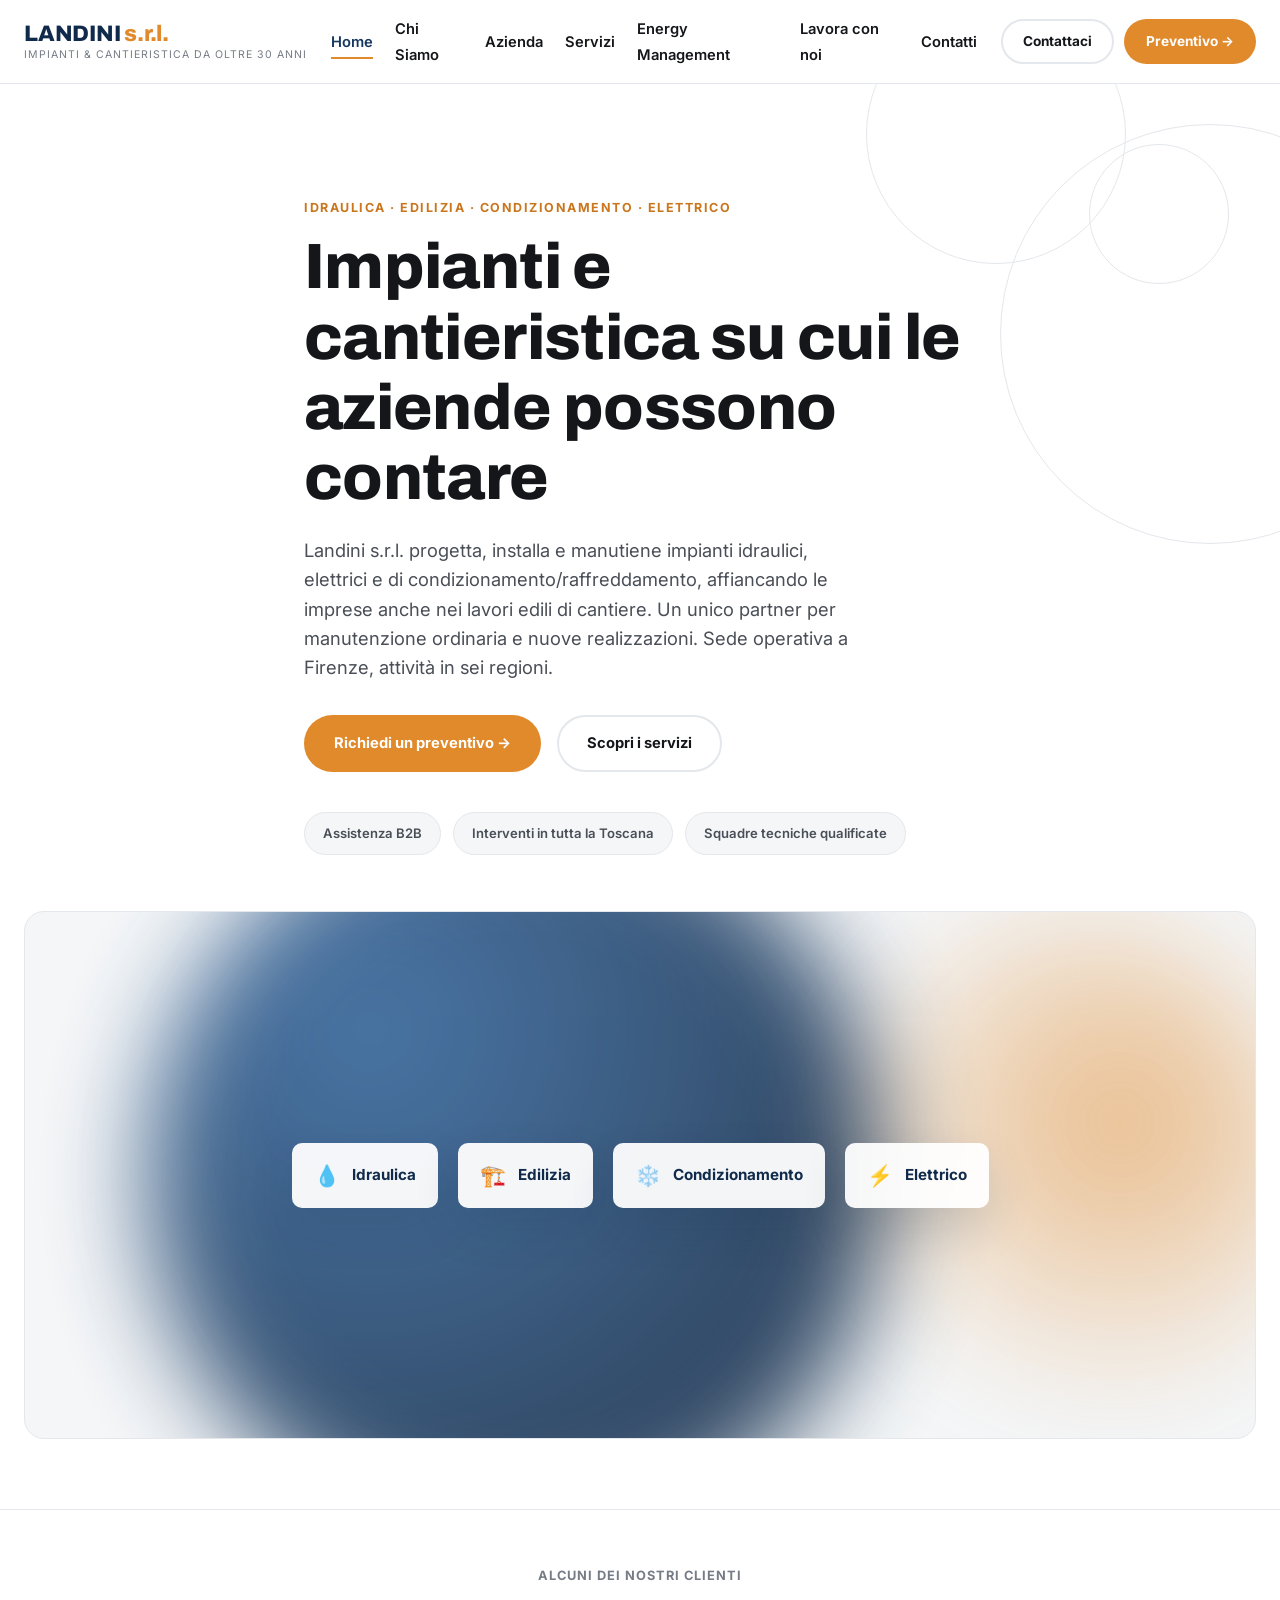
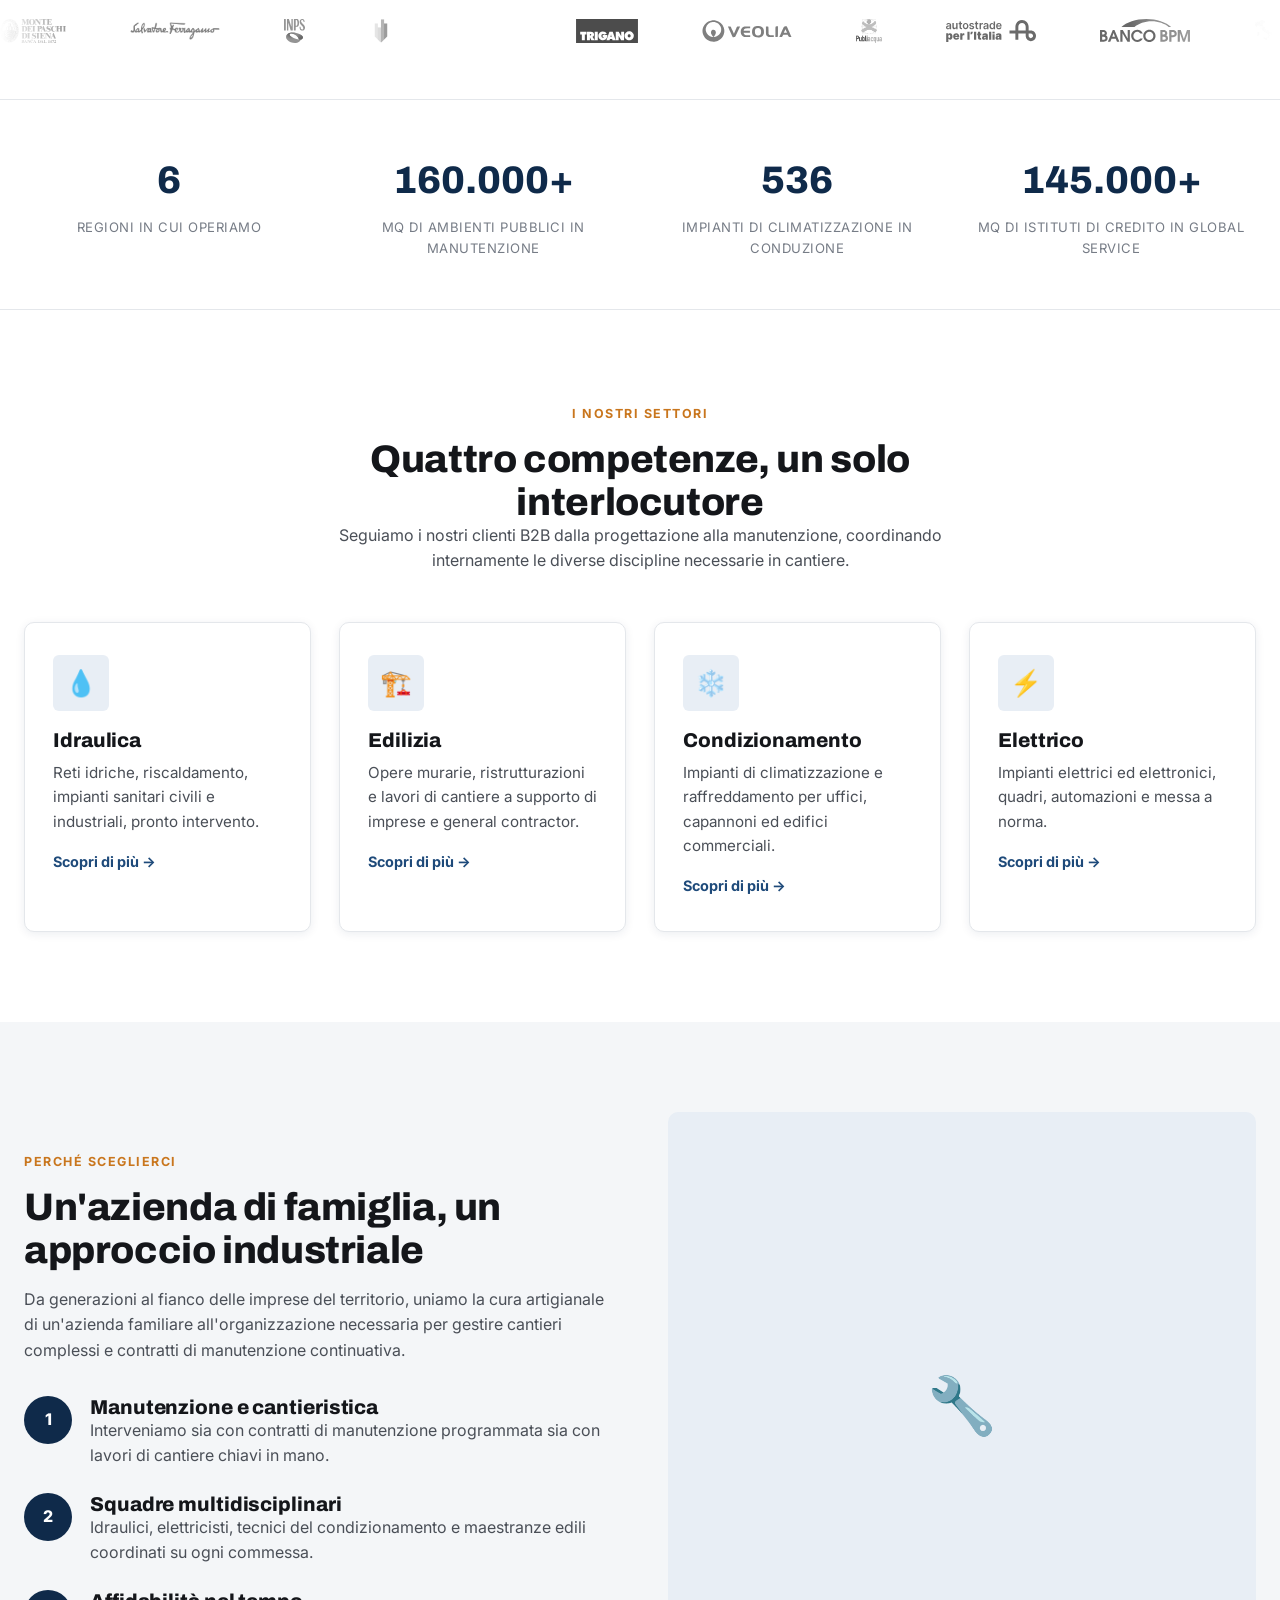
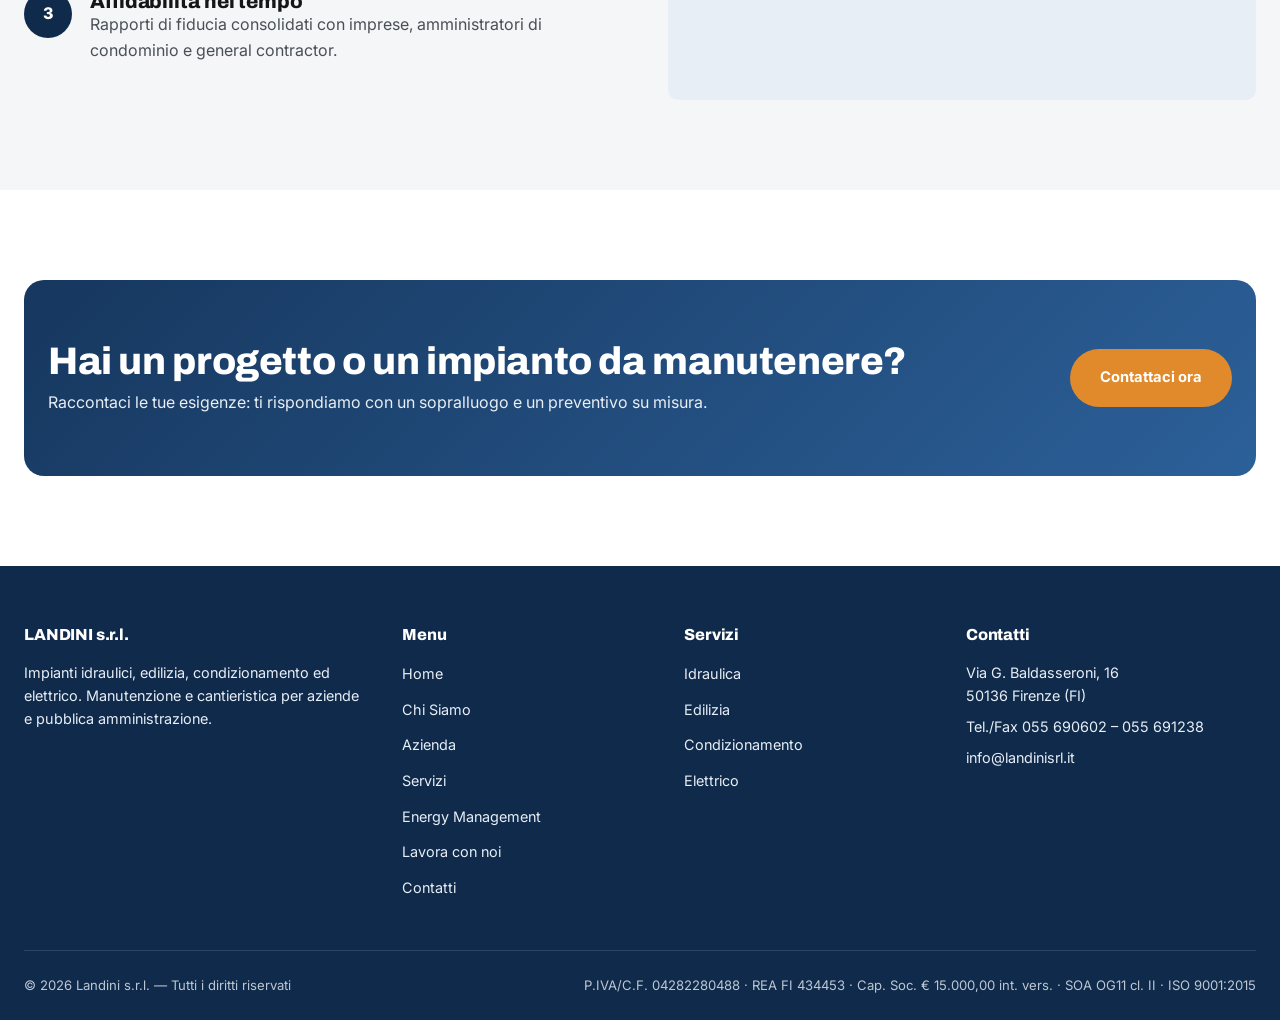
<file: index.html>
<!DOCTYPE html>
<html lang="it">
<head>
  <meta charset="UTF-8">
  <meta name="viewport" content="width=device-width, initial-scale=1.0">
  <title>Landini s.r.l. | Impianti Idraulici, Edili, Condizionamento ed Elettrici a Firenze</title>
  <meta name="description" content="Landini s.r.l. - Azienda fiorentina specializzata in impianti idraulici, edilizia, condizionamento e raffreddamento, impianti elettrici. Manutenzione e cantieristica per aziende e pubblica amministrazione, attività in sei regioni.">
  <link rel="preconnect" href="https://fonts.googleapis.com">
  <link rel="preconnect" href="https://fonts.gstatic.com" crossorigin>
  <link href="https://fonts.googleapis.com/css2?family=Archivo:wght@700;800&family=Inter:wght@400;500;600;700&display=swap" rel="stylesheet">
  <link rel="stylesheet" href="css/style.css?v=6">
</head>
<body>

  <header class="site-header">
    <div class="container header-inner">
      <a href="index.html" class="logo">
        <span class="logo-name">LANDINI <span>s.r.l.</span></span>
        <span class="logo-tagline">Impianti &amp; Cantieristica da oltre 30 anni</span>
      </a>
      <nav class="main-nav">
        <ul>
          <li><a href="index.html" class="active">Home</a></li>
          <li><a href="chi-siamo.html">Chi Siamo</a></li>
          <li><a href="azienda.html">Azienda</a></li>
          <li><a href="servizi.html">Servizi</a></li>
          <li><a href="energy-management.html">Energy Management</a></li>
          <li><a href="lavora-con-noi.html">Lavora con noi</a></li>
          <li><a href="contatti.html">Contatti</a></li>
        </ul>
      </nav>
      <div class="nav-actions">
        <a href="contatti.html" class="btn btn-outline-dark btn-sm">Contattaci</a>
        <a href="contatti.html" class="btn btn-primary btn-sm">Preventivo &rarr;</a>
      </div>
      <button class="nav-toggle" aria-label="Apri menu">
        <span></span><span></span><span></span>
      </button>
    </div>
  </header>

  <section class="hero">
    <div class="hero-deco"><span></span><span></span><span></span></div>
    <div class="container hero-inner">
      <p class="eyebrow">Idraulica &middot; Edilizia &middot; Condizionamento &middot; Elettrico</p>
      <h1>Impianti e cantieristica su cui le aziende possono contare</h1>
      <p class="lead">Landini s.r.l. progetta, installa e manutiene impianti idraulici, elettrici e di condizionamento/raffreddamento, affiancando le imprese anche nei lavori edili di cantiere. Un unico partner per manutenzione ordinaria e nuove realizzazioni. Sede operativa a Firenze, attivit&agrave; in sei regioni.</p>
      <div class="hero-actions">
        <a href="contatti.html" class="btn btn-primary">Richiedi un preventivo &rarr;</a>
        <a href="servizi.html" class="btn btn-outline-dark">Scopri i servizi</a>
      </div>
      <div class="hero-badges">
        <span class="hero-badge">Assistenza B2B</span>
        <span class="hero-badge">Interventi in tutta la Toscana</span>
        <span class="hero-badge">Squadre tecniche qualificate</span>
      </div>
    </div>
    <div class="container">
      <div class="hero-visual">
        <div class="blob blob-1"></div>
        <div class="blob blob-2"></div>
        <div class="hero-visual-badges">
          <div class="hero-visual-badge"><span class="ico">&#128167;</span> Idraulica</div>
          <div class="hero-visual-badge"><span class="ico">&#127959;&#65039;</span> Edilizia</div>
          <div class="hero-visual-badge"><span class="ico">&#10052;&#65039;</span> Condizionamento</div>
          <div class="hero-visual-badge"><span class="ico">&#9889;</span> Elettrico</div>
        </div>
      </div>
    </div>
  </section>

  <section class="marquee-section">
    <div class="container">
      <p class="marquee-label">Alcuni dei nostri clienti</p>
    </div>
    <div class="marquee">
      <div class="marquee-track">
        <span class="marquee-item"><img src="images/clienti/mps.svg" alt="Monte dei Paschi di Siena"></span>
        <span class="marquee-item"><img src="images/clienti/ferragamo.svg" alt="Salvatore Ferragamo"></span>
        <span class="marquee-item"><img src="images/clienti/inps.svg" alt="INPS"></span>
        <span class="marquee-item"><img src="images/clienti/renovit.png" alt="Renovit"></span>
        <span class="marquee-item"><img src="images/clienti/ospedale-siena.png" alt="Azienda Ospedaliero-Universitaria Senese"></span>
        <span class="marquee-item"><img src="images/clienti/trigano.svg" alt="Trigano"></span>
        <span class="marquee-item"><img src="images/clienti/siram-veolia.svg" alt="Siram Veolia"></span>
        <span class="marquee-item"><img src="images/clienti/publiacqua.png" alt="Publiacqua"></span>
        <span class="marquee-item"><img src="images/clienti/autostrade.svg" alt="Autostrade per l'Italia"></span>
        <span class="marquee-item"><img src="images/clienti/banco-bpm.svg" alt="Banco BPM"></span>
        <span class="marquee-item"><img src="images/clienti/regione-toscana.svg" alt="Regione Toscana"></span>
        <!-- duplicato per loop continuo -->
        <span class="marquee-item"><img src="images/clienti/mps.svg" alt="Monte dei Paschi di Siena"></span>
        <span class="marquee-item"><img src="images/clienti/ferragamo.svg" alt="Salvatore Ferragamo"></span>
        <span class="marquee-item"><img src="images/clienti/inps.svg" alt="INPS"></span>
        <span class="marquee-item"><img src="images/clienti/renovit.png" alt="Renovit"></span>
        <span class="marquee-item"><img src="images/clienti/ospedale-siena.png" alt="Azienda Ospedaliero-Universitaria Senese"></span>
        <span class="marquee-item"><img src="images/clienti/trigano.svg" alt="Trigano"></span>
        <span class="marquee-item"><img src="images/clienti/siram-veolia.svg" alt="Siram Veolia"></span>
        <span class="marquee-item"><img src="images/clienti/publiacqua.png" alt="Publiacqua"></span>
        <span class="marquee-item"><img src="images/clienti/autostrade.svg" alt="Autostrade per l'Italia"></span>
        <span class="marquee-item"><img src="images/clienti/banco-bpm.svg" alt="Banco BPM"></span>
        <span class="marquee-item"><img src="images/clienti/regione-toscana.svg" alt="Regione Toscana"></span>
      </div>
    </div>
  </section>

  <section class="stats">
    <div class="container stats-grid">
      <div>
        <div class="stat-number">6</div>
        <div class="stat-label">Regioni in cui operiamo</div>
      </div>
      <div>
        <div class="stat-number">160.000+</div>
        <div class="stat-label">Mq di ambienti pubblici in manutenzione</div>
      </div>
      <div>
        <div class="stat-number">536</div>
        <div class="stat-label">Impianti di climatizzazione in conduzione</div>
      </div>
      <div>
        <div class="stat-number">145.000+</div>
        <div class="stat-label">Mq di istituti di credito in global service</div>
      </div>
    </div>
  </section>

  <section class="section">
    <div class="container">
      <div class="section-header center">
        <p class="eyebrow">I nostri settori</p>
        <h2>Quattro competenze, un solo interlocutore</h2>
        <p>Seguiamo i nostri clienti B2B dalla progettazione alla manutenzione, coordinando internamente le diverse discipline necessarie in cantiere.</p>
      </div>
      <div class="grid grid-4">
        <div class="card">
          <div class="card-icon">&#128167;</div>
          <h3>Idraulica</h3>
          <p>Reti idriche, riscaldamento, impianti sanitari civili e industriali, pronto intervento.</p>
          <a href="servizi.html#idraulica" class="card-link">Scopri di pi&ugrave; &rarr;</a>
        </div>
        <div class="card">
          <div class="card-icon">&#127959;&#65039;</div>
          <h3>Edilizia</h3>
          <p>Opere murarie, ristrutturazioni e lavori di cantiere a supporto di imprese e general contractor.</p>
          <a href="servizi.html#edilizia" class="card-link">Scopri di pi&ugrave; &rarr;</a>
        </div>
        <div class="card">
          <div class="card-icon">&#10052;&#65039;</div>
          <h3>Condizionamento</h3>
          <p>Impianti di climatizzazione e raffreddamento per uffici, capannoni ed edifici commerciali.</p>
          <a href="servizi.html#condizionamento" class="card-link">Scopri di pi&ugrave; &rarr;</a>
        </div>
        <div class="card">
          <div class="card-icon">&#9889;</div>
          <h3>Elettrico</h3>
          <p>Impianti elettrici ed elettronici, quadri, automazioni e messa a norma.</p>
          <a href="servizi.html#elettrico" class="card-link">Scopri di pi&ugrave; &rarr;</a>
        </div>
      </div>
    </div>
  </section>

  <section class="section section-alt">
    <div class="container">
      <div class="grid grid-2" style="align-items:center; gap:56px;">
        <div>
          <p class="eyebrow">Perch&eacute; sceglierci</p>
          <h2>Un'azienda di famiglia, un approccio industriale</h2>
          <p style="margin-top:16px;">Da generazioni al fianco delle imprese del territorio, uniamo la cura artigianale di un'azienda familiare all'organizzazione necessaria per gestire cantieri complessi e contratti di manutenzione continuativa.</p>
          <div class="grid" style="margin-top:32px; gap:24px;">
            <div class="value-item">
              <div class="value-icon">1</div>
              <div>
                <h3>Manutenzione e cantieristica</h3>
                <p>Interveniamo sia con contratti di manutenzione programmata sia con lavori di cantiere chiavi in mano.</p>
              </div>
            </div>
            <div class="value-item">
              <div class="value-icon">2</div>
              <div>
                <h3>Squadre multidisciplinari</h3>
                <p>Idraulici, elettricisti, tecnici del condizionamento e maestranze edili coordinati su ogni commessa.</p>
              </div>
            </div>
            <div class="value-item">
              <div class="value-icon">3</div>
              <div>
                <h3>Affidabilit&agrave; nel tempo</h3>
                <p>Rapporti di fiducia consolidati con imprese, amministratori di condominio e general contractor.</p>
              </div>
            </div>
          </div>
        </div>
        <div class="service-media" style="aspect-ratio:1/1;">&#128295;</div>
      </div>
    </div>
  </section>

  <section class="section">
    <div class="container">
      <div class="cta-band">
        <div class="container cta-band-inner">
          <div>
            <h2>Hai un progetto o un impianto da manutenere?</h2>
            <p>Raccontaci le tue esigenze: ti rispondiamo con un sopralluogo e un preventivo su misura.</p>
          </div>
          <a href="contatti.html" class="btn btn-primary">Contattaci ora</a>
        </div>
      </div>
    </div>
  </section>

  <footer class="site-footer">
    <div class="container">
      <div class="footer-grid">
        <div>
          <h4>LANDINI s.r.l.</h4>
          <p>Impianti idraulici, edilizia, condizionamento ed elettrico. Manutenzione e cantieristica per aziende e pubblica amministrazione.</p>
        </div>
        <div>
          <h4>Menu</h4>
          <ul>
            <li><a href="index.html">Home</a></li>
            <li><a href="chi-siamo.html">Chi Siamo</a></li>
            <li><a href="azienda.html">Azienda</a></li>
            <li><a href="servizi.html">Servizi</a></li>
            <li><a href="energy-management.html">Energy Management</a></li>
            <li><a href="lavora-con-noi.html">Lavora con noi</a></li>
            <li><a href="contatti.html">Contatti</a></li>
          </ul>
        </div>
        <div>
          <h4>Servizi</h4>
          <ul>
            <li><a href="servizi.html#idraulica">Idraulica</a></li>
            <li><a href="servizi.html#edilizia">Edilizia</a></li>
            <li><a href="servizi.html#condizionamento">Condizionamento</a></li>
            <li><a href="servizi.html#elettrico">Elettrico</a></li>
          </ul>
        </div>
        <div>
          <h4>Contatti</h4>
          <p>Via G. Baldasseroni, 16<br>50136 Firenze (FI)</p>
          <p style="margin-top:8px;">Tel./Fax 055 690602 &ndash; 055 691238</p>
          <p style="margin-top:8px;">info@landinisrl.it</p>
        </div>
      </div>
      <div class="footer-bottom">
        <span>&copy; <span id="current-year"></span> Landini s.r.l. &mdash; Tutti i diritti riservati</span>
        <span>P.IVA/C.F. 04282280488 &middot; REA FI 434453 &middot; Cap. Soc. &euro; 15.000,00 int. vers. &middot; SOA OG11 cl. II &middot; ISO 9001:2015</span>
      </div>
    </div>
  </footer>

  <script src="js/main.js"></script>
</body>
</html>
</file>
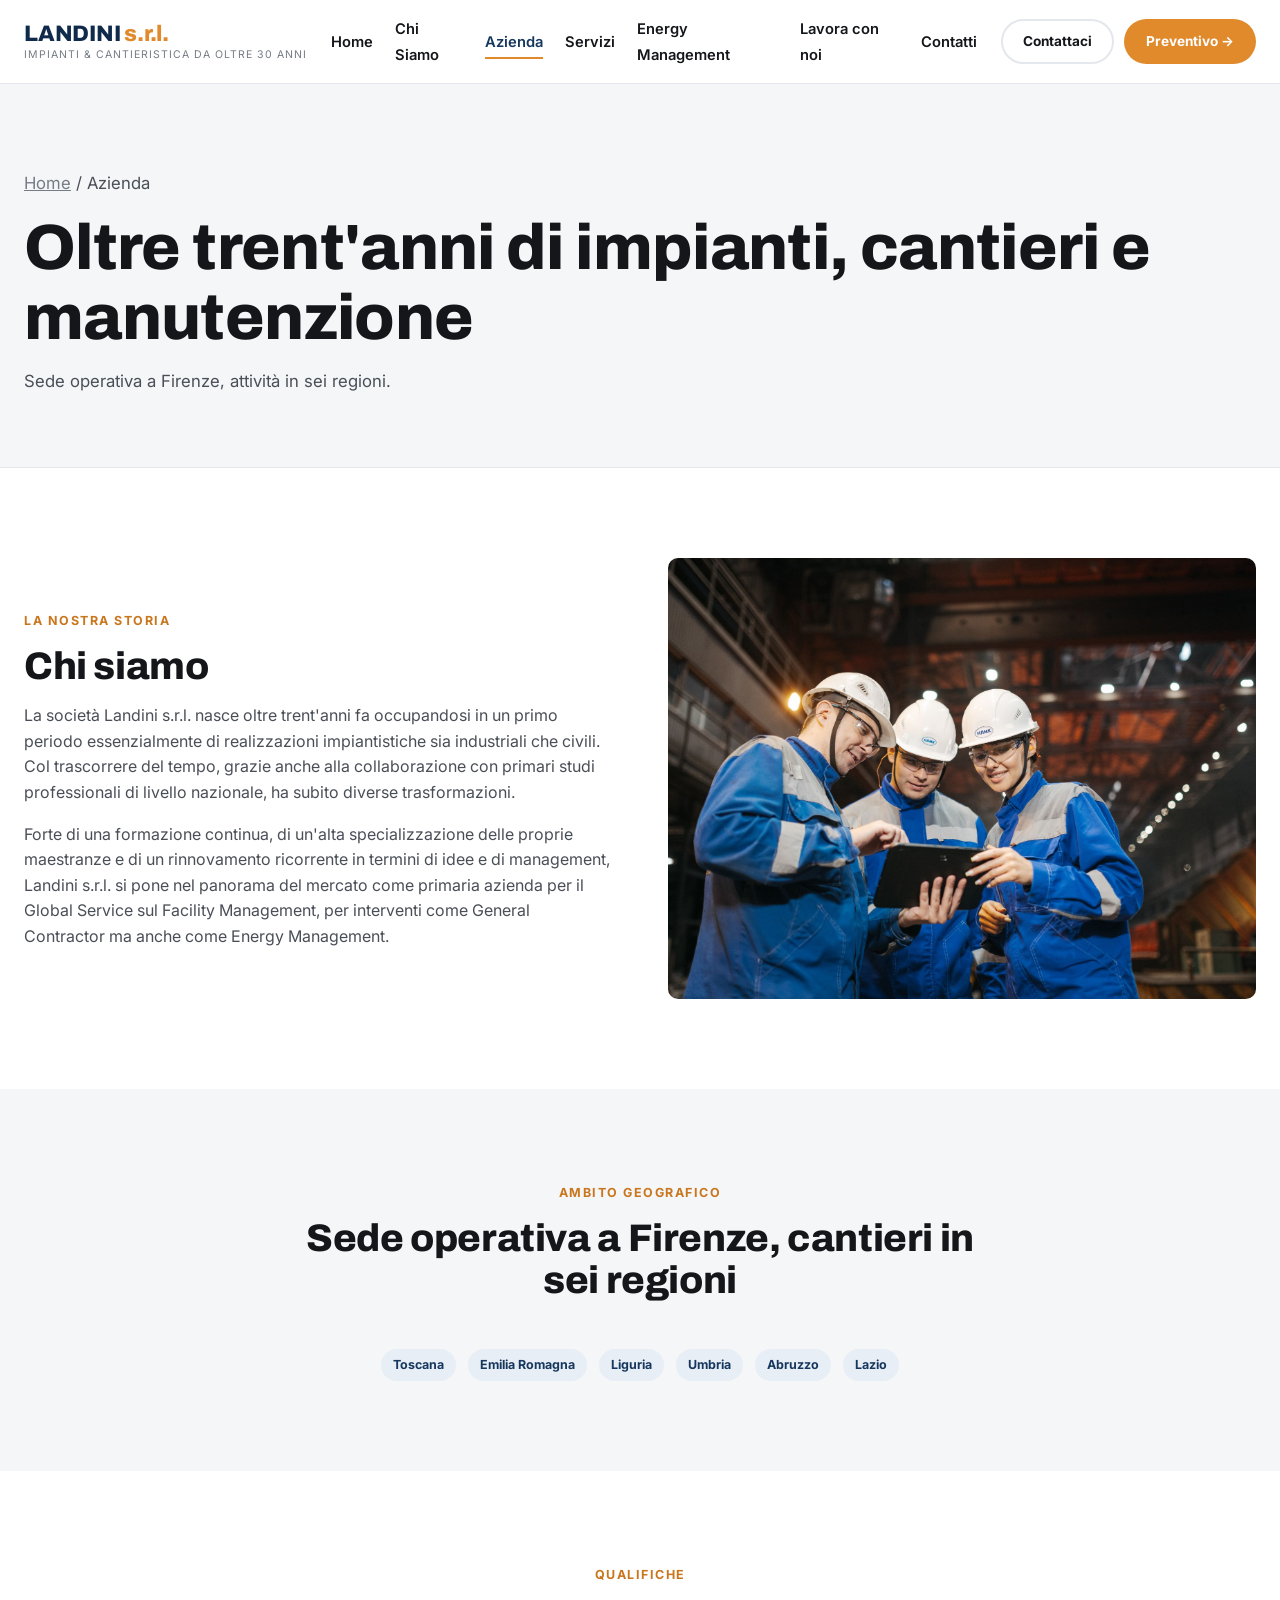
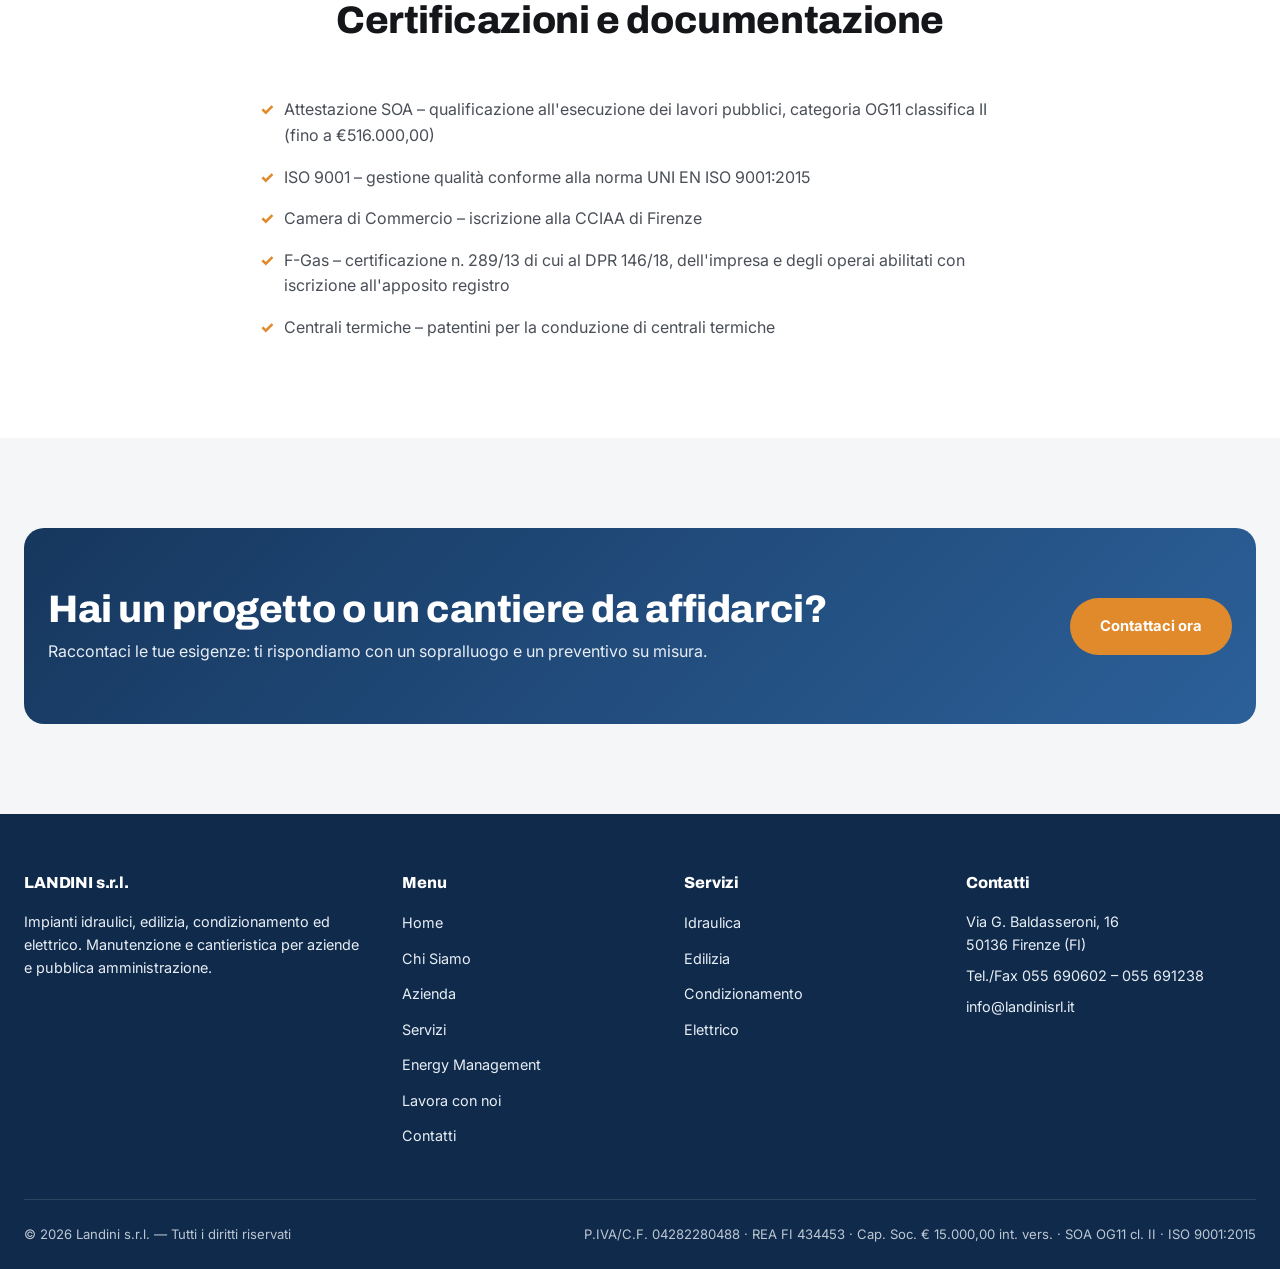
<file: azienda.html>
<!DOCTYPE html>
<html lang="it">
<head>
  <meta charset="UTF-8">
  <meta name="viewport" content="width=device-width, initial-scale=1.0">
  <title>Azienda | Landini s.r.l.</title>
  <meta name="description" content="Landini s.r.l.: oltre trent'anni di impianti, cantieri e manutenzione. Sede operativa a Firenze, attivit&agrave; in sei regioni. Certificazioni SOA, ISO 9001, F-Gas.">
  <link rel="preconnect" href="https://fonts.googleapis.com">
  <link rel="preconnect" href="https://fonts.gstatic.com" crossorigin>
  <link href="https://fonts.googleapis.com/css2?family=Archivo:wght@700;800&family=Inter:wght@400;500;600;700&display=swap" rel="stylesheet">
  <link rel="stylesheet" href="css/style.css?v=6">
</head>
<body>

  <header class="site-header">
    <div class="container header-inner">
      <a href="index.html" class="logo">
        <span class="logo-name">LANDINI <span>s.r.l.</span></span>
        <span class="logo-tagline">Impianti &amp; Cantieristica da oltre 30 anni</span>
      </a>
      <nav class="main-nav">
        <ul>
          <li><a href="index.html">Home</a></li>
          <li><a href="chi-siamo.html">Chi Siamo</a></li>
          <li><a href="azienda.html" class="active">Azienda</a></li>
          <li><a href="servizi.html">Servizi</a></li>
          <li><a href="energy-management.html">Energy Management</a></li>
          <li><a href="lavora-con-noi.html">Lavora con noi</a></li>
          <li><a href="contatti.html">Contatti</a></li>
        </ul>
      </nav>
      <div class="nav-actions">
        <a href="contatti.html" class="btn btn-outline-dark btn-sm">Contattaci</a>
        <a href="contatti.html" class="btn btn-primary btn-sm">Preventivo &rarr;</a>
      </div>
      <button class="nav-toggle" aria-label="Apri menu">
        <span></span><span></span><span></span>
      </button>
    </div>
  </header>

  <section class="page-hero">
    <div class="container">
      <p class="breadcrumb"><a href="index.html">Home</a> / Azienda</p>
      <h1>Oltre trent'anni di impianti, cantieri e manutenzione</h1>
      <p>Sede operativa a Firenze, attivit&agrave; in sei regioni.</p>
    </div>
  </section>

  <section class="section">
    <div class="container">
      <div class="grid grid-2" style="gap:56px; align-items:center;">
        <div>
          <p class="eyebrow">La nostra storia</p>
          <h2>Chi siamo</h2>
          <p style="margin-top:16px;">La societ&agrave; Landini s.r.l. nasce oltre trent'anni fa occupandosi in un primo periodo essenzialmente di realizzazioni impiantistiche sia industriali che civili. Col trascorrere del tempo, grazie anche alla collaborazione con primari studi professionali di livello nazionale, ha subito diverse trasformazioni.</p>
          <p style="margin-top:16px;">Forte di una formazione continua, di un'alta specializzazione delle proprie maestranze e di un rinnovamento ricorrente in termini di idee e di management, Landini s.r.l. si pone nel panorama del mercato come primaria azienda per il Global Service sul Facility Management, per interventi come General Contractor ma anche come Energy Management.</p>
        </div>
        <div class="service-media" style="aspect-ratio:4/3;"><img src="images/azienda/squadra-cantiere.jpg" alt="Una squadra Landini in cantiere"></div>
      </div>
    </div>
  </section>

  <section class="section section-alt">
    <div class="container">
      <div class="section-header center">
        <p class="eyebrow">Ambito geografico</p>
        <h2>Sede operativa a Firenze, cantieri in sei regioni</h2>
      </div>
      <div style="display:flex; flex-wrap:wrap; gap:12px; justify-content:center;">
        <span class="tag">Toscana</span>
        <span class="tag">Emilia Romagna</span>
        <span class="tag">Liguria</span>
        <span class="tag">Umbria</span>
        <span class="tag">Abruzzo</span>
        <span class="tag">Lazio</span>
      </div>
    </div>
  </section>

  <section class="section">
    <div class="container">
      <div class="section-header center">
        <p class="eyebrow">Qualifiche</p>
        <h2>Certificazioni e documentazione</h2>
      </div>
      <ul class="check-list" style="max-width:760px; margin:0 auto;">
        <li>Attestazione SOA &ndash; qualificazione all'esecuzione dei lavori pubblici, categoria OG11 classifica II (fino a &euro;516.000,00)</li>
        <li>ISO 9001 &ndash; gestione qualit&agrave; conforme alla norma UNI EN ISO 9001:2015</li>
        <li>Camera di Commercio &ndash; iscrizione alla CCIAA di Firenze</li>
        <li>F-Gas &ndash; certificazione n. 289/13 di cui al DPR 146/18, dell'impresa e degli operai abilitati con iscrizione all'apposito registro</li>
        <li>Centrali termiche &ndash; patentini per la conduzione di centrali termiche</li>
      </ul>
    </div>
  </section>

  <section class="section section-alt">
    <div class="container">
      <div class="cta-band">
        <div class="container cta-band-inner">
          <div>
            <h2>Hai un progetto o un cantiere da affidarci?</h2>
            <p>Raccontaci le tue esigenze: ti rispondiamo con un sopralluogo e un preventivo su misura.</p>
          </div>
          <a href="contatti.html" class="btn btn-primary">Contattaci ora</a>
        </div>
      </div>
    </div>
  </section>

  <footer class="site-footer">
    <div class="container">
      <div class="footer-grid">
        <div>
          <h4>LANDINI s.r.l.</h4>
          <p>Impianti idraulici, edilizia, condizionamento ed elettrico. Manutenzione e cantieristica per aziende e pubblica amministrazione.</p>
        </div>
        <div>
          <h4>Menu</h4>
          <ul>
            <li><a href="index.html">Home</a></li>
            <li><a href="chi-siamo.html">Chi Siamo</a></li>
            <li><a href="azienda.html">Azienda</a></li>
            <li><a href="servizi.html">Servizi</a></li>
            <li><a href="energy-management.html">Energy Management</a></li>
            <li><a href="lavora-con-noi.html">Lavora con noi</a></li>
            <li><a href="contatti.html">Contatti</a></li>
          </ul>
        </div>
        <div>
          <h4>Servizi</h4>
          <ul>
            <li><a href="servizi.html#idraulica">Idraulica</a></li>
            <li><a href="servizi.html#edilizia">Edilizia</a></li>
            <li><a href="servizi.html#condizionamento">Condizionamento</a></li>
            <li><a href="servizi.html#elettrico">Elettrico</a></li>
          </ul>
        </div>
        <div>
          <h4>Contatti</h4>
          <p>Via G. Baldasseroni, 16<br>50136 Firenze (FI)</p>
          <p style="margin-top:8px;">Tel./Fax 055 690602 &ndash; 055 691238</p>
          <p style="margin-top:8px;">info@landinisrl.it</p>
        </div>
      </div>
      <div class="footer-bottom">
        <span>&copy; <span id="current-year"></span> Landini s.r.l. &mdash; Tutti i diritti riservati</span>
        <span>P.IVA/C.F. 04282280488 &middot; REA FI 434453 &middot; Cap. Soc. &euro; 15.000,00 int. vers. &middot; SOA OG11 cl. II &middot; ISO 9001:2015</span>
      </div>
    </div>
  </footer>

  <script src="js/main.js"></script>
</body>
</html>
</file>
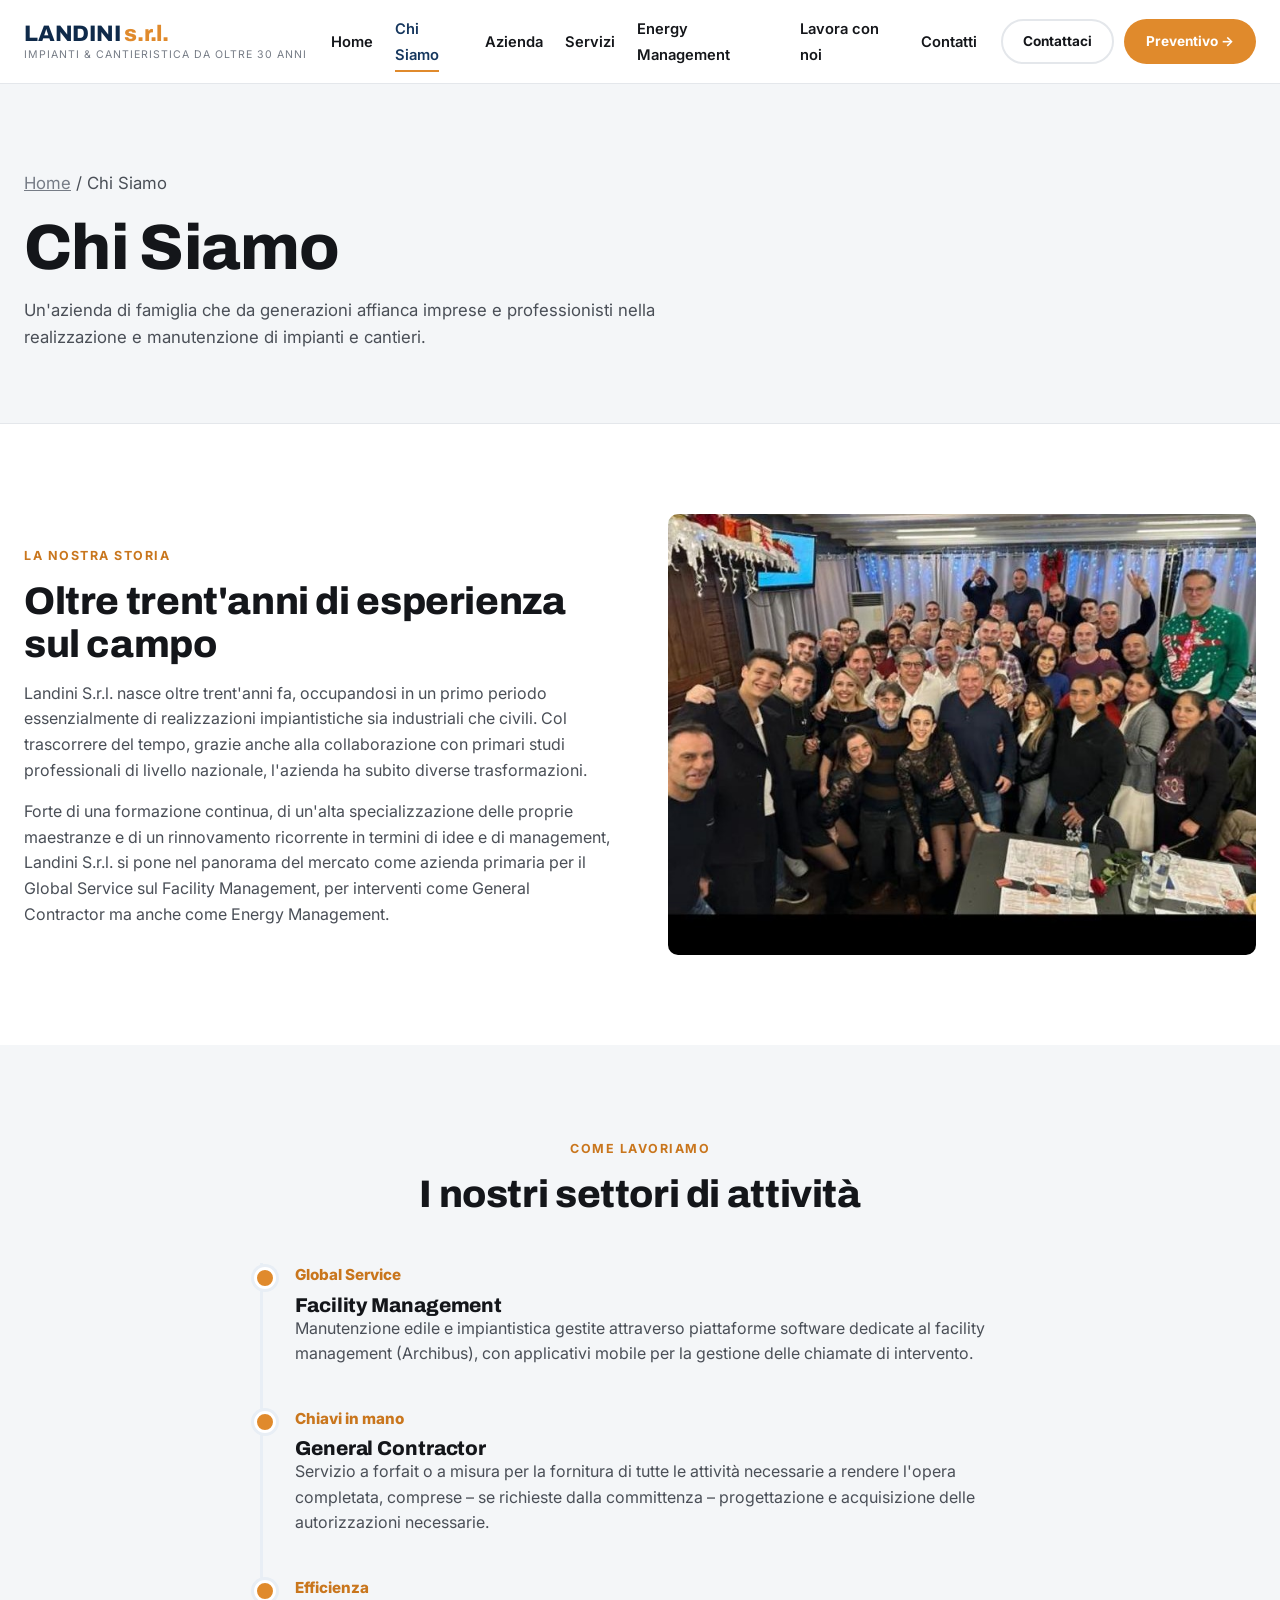
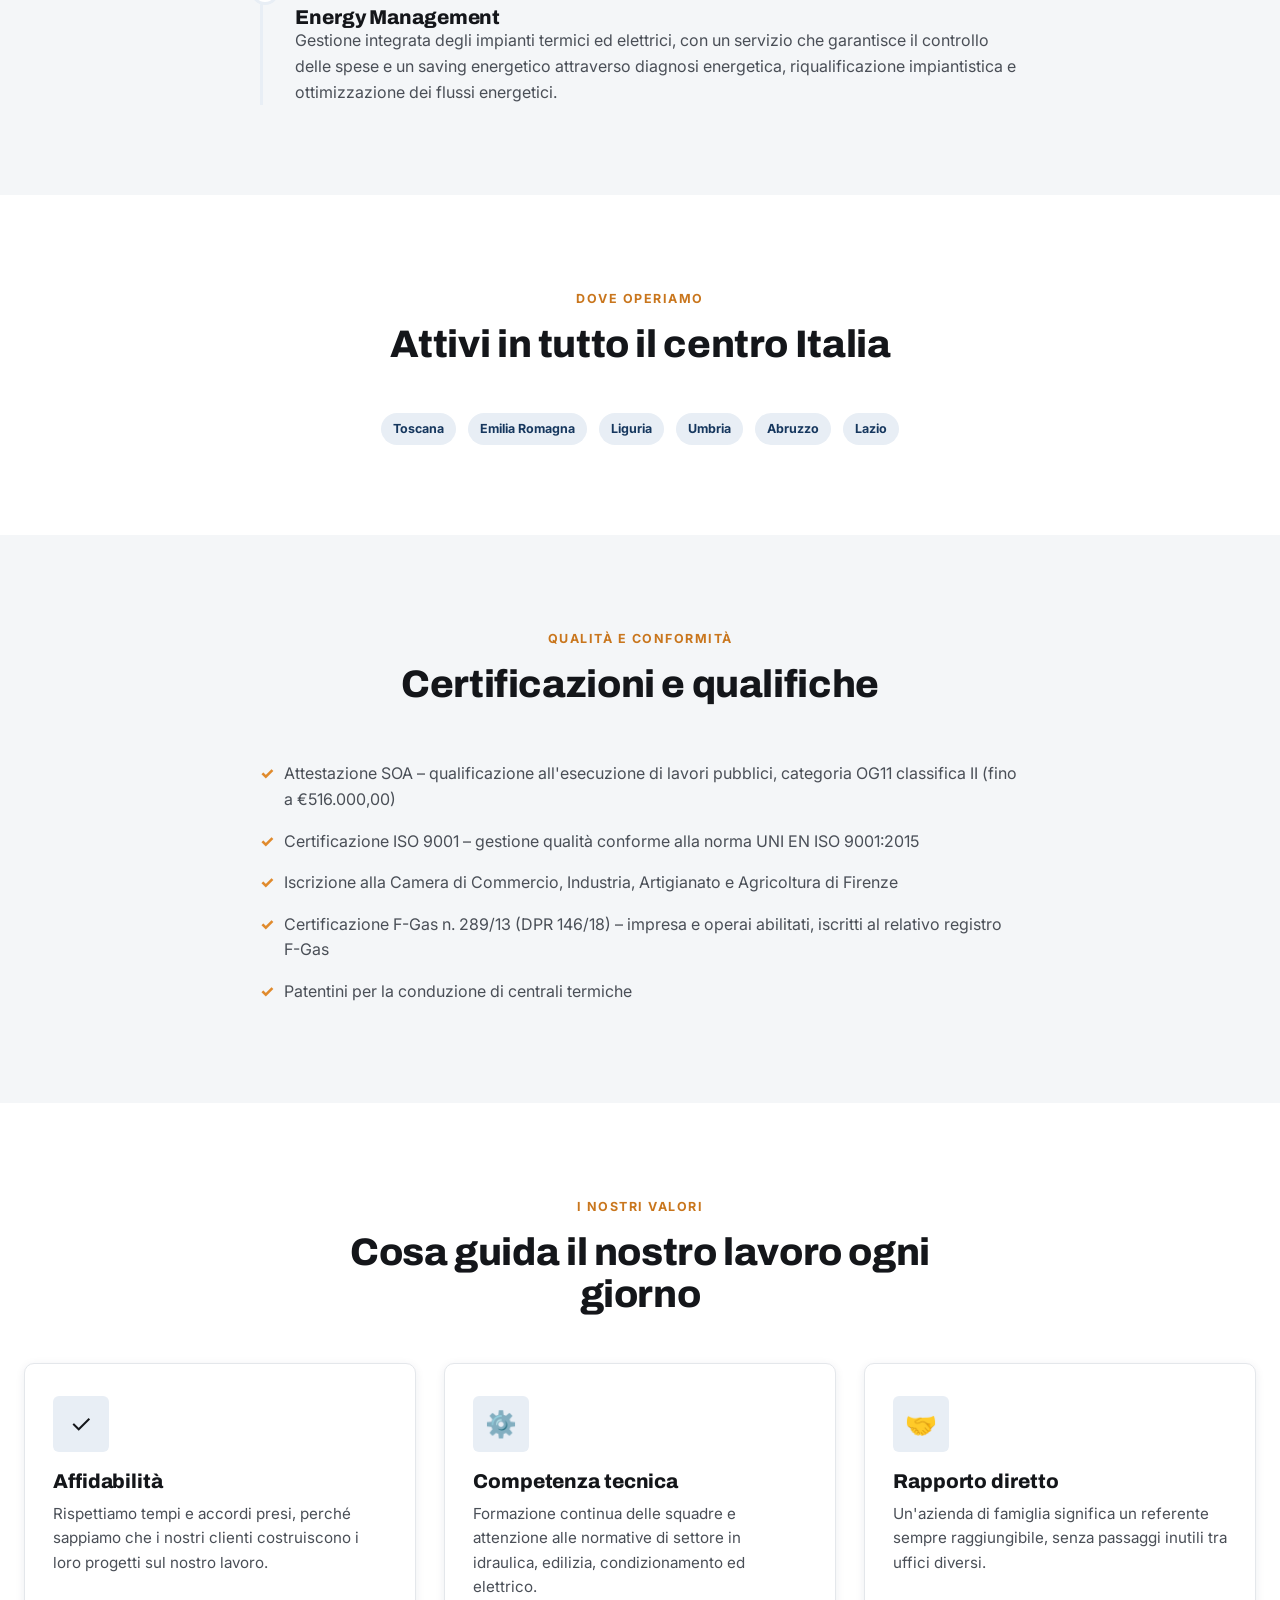
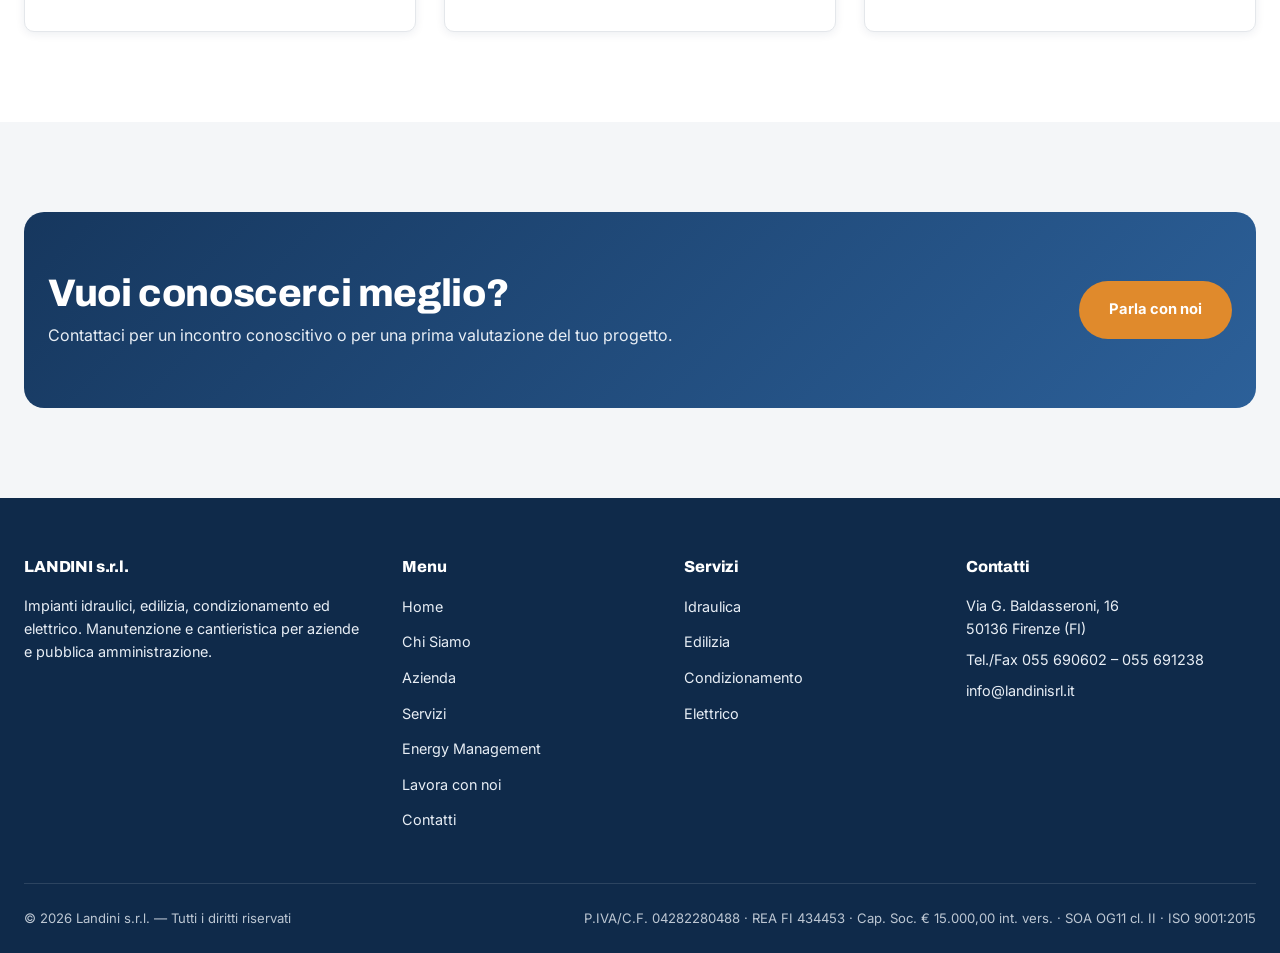
<file: chi-siamo.html>
<!DOCTYPE html>
<html lang="it">
<head>
  <meta charset="UTF-8">
  <meta name="viewport" content="width=device-width, initial-scale=1.0">
  <title>Chi Siamo | Landini s.r.l.</title>
  <meta name="description" content="La storia di Landini s.r.l.: azienda di famiglia attiva nel settore idraulico, edile, del condizionamento e degli impianti elettrici.">
  <link rel="preconnect" href="https://fonts.googleapis.com">
  <link rel="preconnect" href="https://fonts.gstatic.com" crossorigin>
  <link href="https://fonts.googleapis.com/css2?family=Archivo:wght@700;800&family=Inter:wght@400;500;600;700&display=swap" rel="stylesheet">
  <link rel="stylesheet" href="css/style.css?v=6">
</head>
<body>

  <header class="site-header">
    <div class="container header-inner">
      <a href="index.html" class="logo">
        <span class="logo-name">LANDINI <span>s.r.l.</span></span>
        <span class="logo-tagline">Impianti &amp; Cantieristica da oltre 30 anni</span>
      </a>
      <nav class="main-nav">
        <ul>
          <li><a href="index.html">Home</a></li>
          <li><a href="chi-siamo.html" class="active">Chi Siamo</a></li>
          <li><a href="azienda.html">Azienda</a></li>
          <li><a href="servizi.html">Servizi</a></li>
          <li><a href="energy-management.html">Energy Management</a></li>
          <li><a href="lavora-con-noi.html">Lavora con noi</a></li>
          <li><a href="contatti.html">Contatti</a></li>
        </ul>
      </nav>
      <div class="nav-actions">
        <a href="contatti.html" class="btn btn-outline-dark btn-sm">Contattaci</a>
        <a href="contatti.html" class="btn btn-primary btn-sm">Preventivo &rarr;</a>
      </div>
      <button class="nav-toggle" aria-label="Apri menu">
        <span></span><span></span><span></span>
      </button>
    </div>
  </header>

  <section class="page-hero">
    <div class="container">
      <p class="breadcrumb"><a href="index.html">Home</a> / Chi Siamo</p>
      <h1>Chi Siamo</h1>
      <p>Un'azienda di famiglia che da generazioni affianca imprese e professionisti nella realizzazione e manutenzione di impianti e cantieri.</p>
    </div>
  </section>

  <section class="section">
    <div class="container">
      <div class="grid grid-2" style="gap:56px; align-items:center;">
        <div>
          <p class="eyebrow">La nostra storia</p>
          <h2>Oltre trent'anni di esperienza sul campo</h2>
          <p style="margin-top:16px;">Landini S.r.l. nasce oltre trent'anni fa, occupandosi in un primo periodo essenzialmente di realizzazioni impiantistiche sia industriali che civili. Col trascorrere del tempo, grazie anche alla collaborazione con primari studi professionali di livello nazionale, l'azienda ha subito diverse trasformazioni.</p>
          <p style="margin-top:16px;">Forte di una formazione continua, di un'alta specializzazione delle proprie maestranze e di un rinnovamento ricorrente in termini di idee e di management, Landini S.r.l. si pone nel panorama del mercato come azienda primaria per il Global Service sul Facility Management, per interventi come General Contractor ma anche come Energy Management.</p>
        </div>
        <div class="service-media" style="aspect-ratio:4/3;"><img src="images/chi-siamo/cena.jpeg" alt="Il team Landini durante la cena aziendale"></div>
      </div>
    </div>
  </section>

  <section class="section section-alt">
    <div class="container">
      <div class="section-header center">
        <p class="eyebrow">Come lavoriamo</p>
        <h2>I nostri settori di attivit&agrave;</h2>
      </div>
      <div class="timeline" style="max-width:760px; margin:0 auto;">
        <div class="timeline-item">
          <div class="timeline-year">Global Service</div>
          <h3>Facility Management</h3>
          <p>Manutenzione edile e impiantistica gestite attraverso piattaforme software dedicate al facility management (Archibus), con applicativi mobile per la gestione delle chiamate di intervento.</p>
        </div>
        <div class="timeline-item">
          <div class="timeline-year">Chiavi in mano</div>
          <h3>General Contractor</h3>
          <p>Servizio a forfait o a misura per la fornitura di tutte le attivit&agrave; necessarie a rendere l'opera completata, comprese &ndash; se richieste dalla committenza &ndash; progettazione e acquisizione delle autorizzazioni necessarie.</p>
        </div>
        <div class="timeline-item">
          <div class="timeline-year">Efficienza</div>
          <h3>Energy Management</h3>
          <p>Gestione integrata degli impianti termici ed elettrici, con un servizio che garantisce il controllo delle spese e un saving energetico attraverso diagnosi energetica, riqualificazione impiantistica e ottimizzazione dei flussi energetici.</p>
        </div>
      </div>
    </div>
  </section>

  <section class="section">
    <div class="container">
      <div class="section-header center">
        <p class="eyebrow">Dove operiamo</p>
        <h2>Attivi in tutto il centro Italia</h2>
      </div>
      <div style="display:flex; flex-wrap:wrap; gap:12px; justify-content:center;">
        <span class="tag">Toscana</span>
        <span class="tag">Emilia Romagna</span>
        <span class="tag">Liguria</span>
        <span class="tag">Umbria</span>
        <span class="tag">Abruzzo</span>
        <span class="tag">Lazio</span>
      </div>
    </div>
  </section>

  <section class="section section-alt">
    <div class="container">
      <div class="section-header center">
        <p class="eyebrow">Qualit&agrave; e conformit&agrave;</p>
        <h2>Certificazioni e qualifiche</h2>
      </div>
      <ul class="check-list" style="max-width:760px; margin:0 auto;">
        <li>Attestazione SOA &ndash; qualificazione all'esecuzione di lavori pubblici, categoria OG11 classifica II (fino a &euro;516.000,00)</li>
        <li>Certificazione ISO 9001 &ndash; gestione qualit&agrave; conforme alla norma UNI EN ISO 9001:2015</li>
        <li>Iscrizione alla Camera di Commercio, Industria, Artigianato e Agricoltura di Firenze</li>
        <li>Certificazione F-Gas n. 289/13 (DPR 146/18) &ndash; impresa e operai abilitati, iscritti al relativo registro F-Gas</li>
        <li>Patentini per la conduzione di centrali termiche</li>
      </ul>
    </div>
  </section>

  <section class="section">
    <div class="container">
      <div class="section-header center">
        <p class="eyebrow">I nostri valori</p>
        <h2>Cosa guida il nostro lavoro ogni giorno</h2>
      </div>
      <div class="grid grid-3">
        <div class="card">
          <div class="card-icon">&#10003;</div>
          <h3>Affidabilit&agrave;</h3>
          <p>Rispettiamo tempi e accordi presi, perch&eacute; sappiamo che i nostri clienti costruiscono i loro progetti sul nostro lavoro.</p>
        </div>
        <div class="card">
          <div class="card-icon">&#9881;&#65039;</div>
          <h3>Competenza tecnica</h3>
          <p>Formazione continua delle squadre e attenzione alle normative di settore in idraulica, edilizia, condizionamento ed elettrico.</p>
        </div>
        <div class="card">
          <div class="card-icon">&#129309;</div>
          <h3>Rapporto diretto</h3>
          <p>Un'azienda di famiglia significa un referente sempre raggiungibile, senza passaggi inutili tra uffici diversi.</p>
        </div>
      </div>
    </div>
  </section>

  <section class="section section-alt">
    <div class="container">
      <div class="cta-band">
        <div class="container cta-band-inner">
          <div>
            <h2>Vuoi conoscerci meglio?</h2>
            <p>Contattaci per un incontro conoscitivo o per una prima valutazione del tuo progetto.</p>
          </div>
          <a href="contatti.html" class="btn btn-primary">Parla con noi</a>
        </div>
      </div>
    </div>
  </section>

  <footer class="site-footer">
    <div class="container">
      <div class="footer-grid">
        <div>
          <h4>LANDINI s.r.l.</h4>
          <p>Impianti idraulici, edilizia, condizionamento ed elettrico. Manutenzione e cantieristica per aziende e pubblica amministrazione.</p>
        </div>
        <div>
          <h4>Menu</h4>
          <ul>
            <li><a href="index.html">Home</a></li>
            <li><a href="chi-siamo.html">Chi Siamo</a></li>
            <li><a href="azienda.html">Azienda</a></li>
            <li><a href="servizi.html">Servizi</a></li>
            <li><a href="energy-management.html">Energy Management</a></li>
            <li><a href="lavora-con-noi.html">Lavora con noi</a></li>
            <li><a href="contatti.html">Contatti</a></li>
          </ul>
        </div>
        <div>
          <h4>Servizi</h4>
          <ul>
            <li><a href="servizi.html#idraulica">Idraulica</a></li>
            <li><a href="servizi.html#edilizia">Edilizia</a></li>
            <li><a href="servizi.html#condizionamento">Condizionamento</a></li>
            <li><a href="servizi.html#elettrico">Elettrico</a></li>
          </ul>
        </div>
        <div>
          <h4>Contatti</h4>
          <p>Via G. Baldasseroni, 16<br>50136 Firenze (FI)</p>
          <p style="margin-top:8px;">Tel./Fax 055 690602 &ndash; 055 691238</p>
          <p style="margin-top:8px;">info@landinisrl.it</p>
        </div>
      </div>
      <div class="footer-bottom">
        <span>&copy; <span id="current-year"></span> Landini s.r.l. &mdash; Tutti i diritti riservati</span>
        <span>P.IVA/C.F. 04282280488 &middot; REA FI 434453 &middot; Cap. Soc. &euro; 15.000,00 int. vers. &middot; SOA OG11 cl. II &middot; ISO 9001:2015</span>
      </div>
    </div>
  </footer>

  <script src="js/main.js"></script>
</body>
</html>
</file>
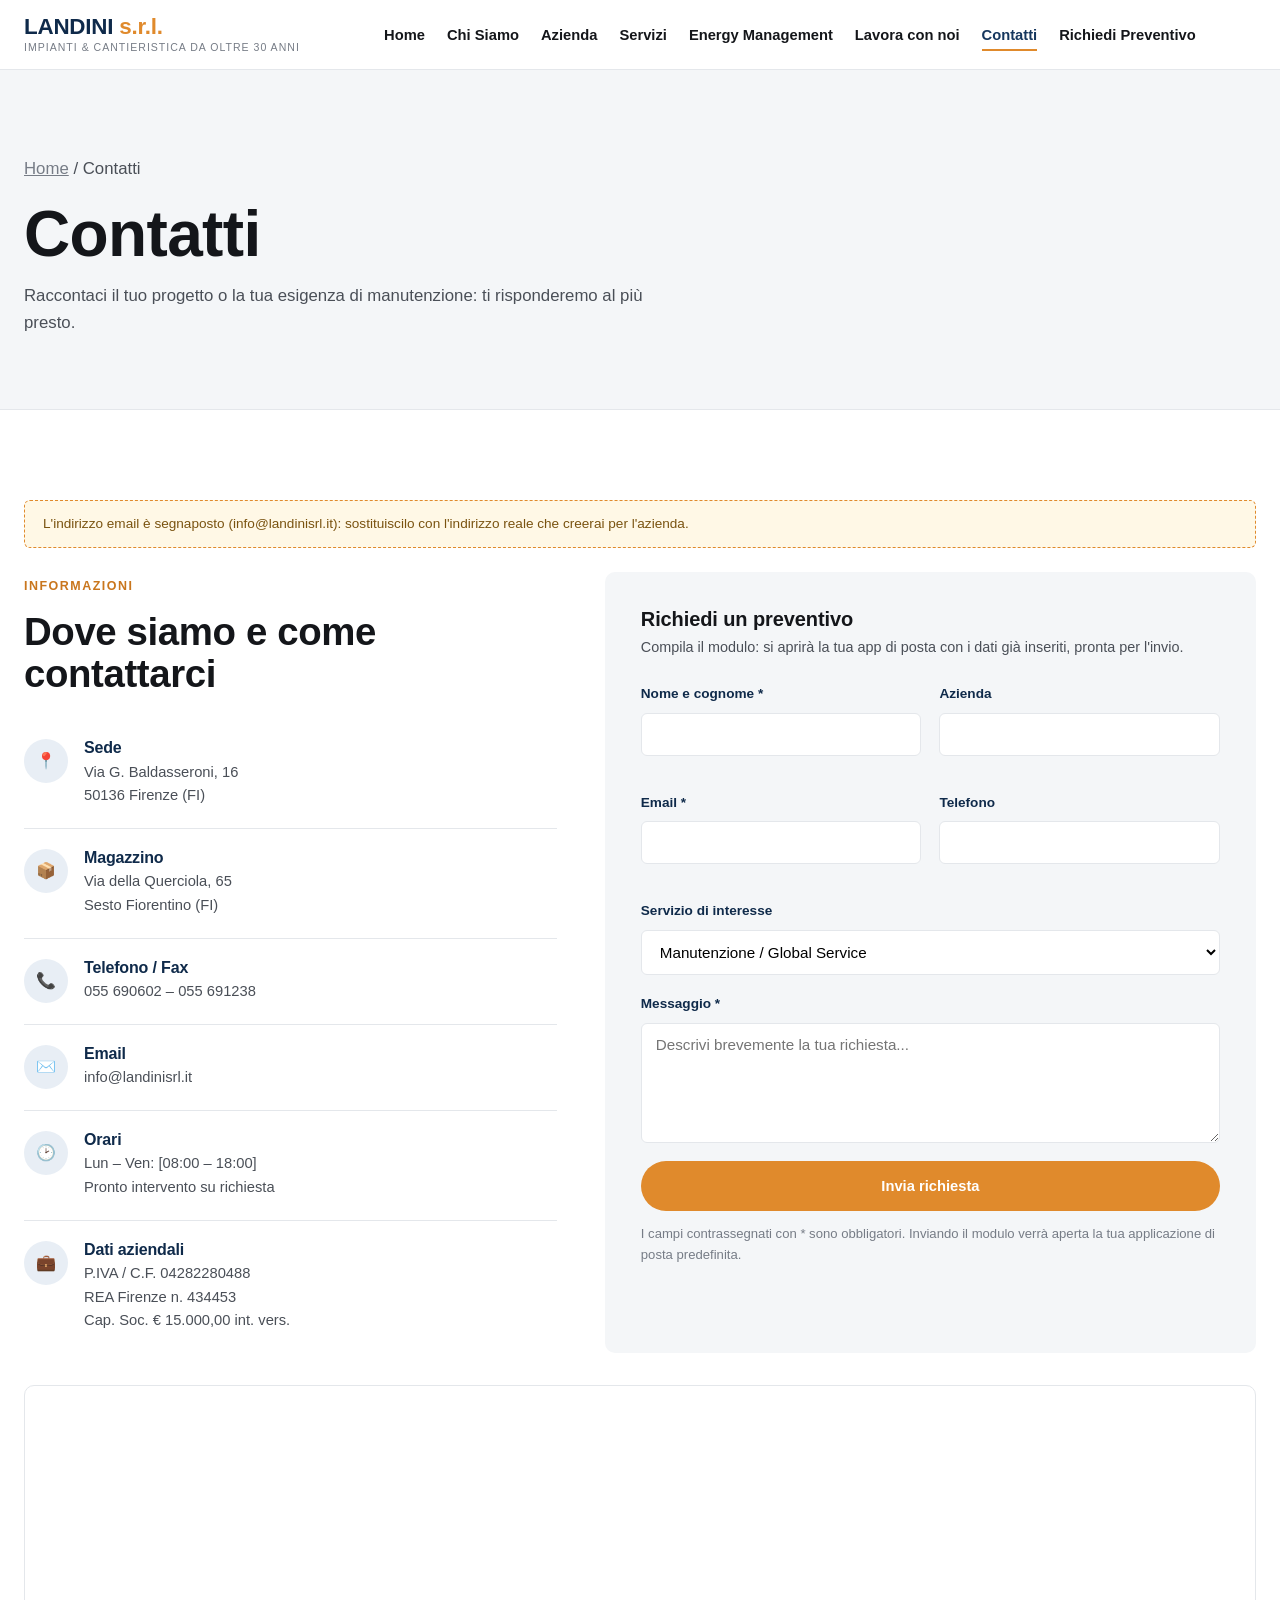
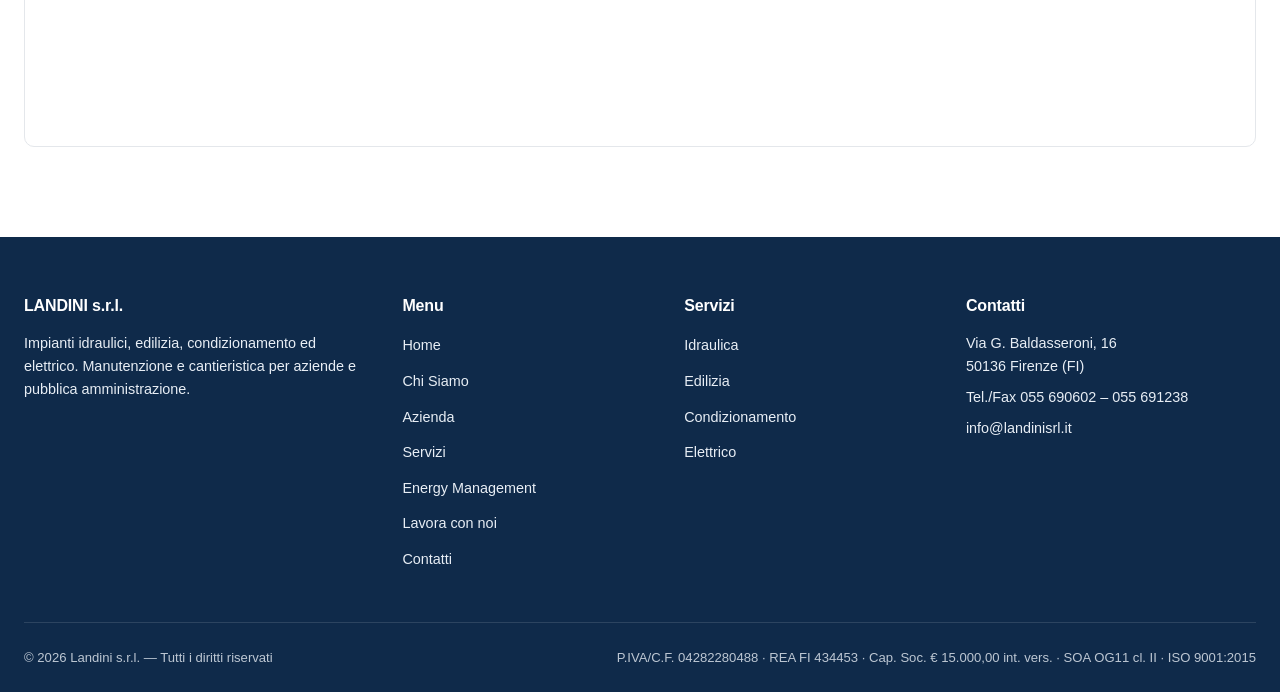
<file: contatti.html>
<!DOCTYPE html>
<html lang="it">
<head>
  <meta charset="UTF-8">
  <meta name="viewport" content="width=device-width, initial-scale=1.0">
  <title>Contatti | Landini s.r.l.</title>
  <meta name="description" content="Contatta Landini s.r.l. per un preventivo su impianti idraulici, elettrici, condizionamento ed edilizia. Sede a Firenze, Via G. Baldasseroni 16.">
  <link rel="stylesheet" href="css/style.css?v=6">
</head>
<body>

  <header class="site-header">
    <div class="container header-inner">
      <a href="index.html" class="logo">
        <span class="logo-name">LANDINI <span>s.r.l.</span></span>
        <span class="logo-tagline">Impianti &amp; Cantieristica da oltre 30 anni</span>
      </a>
      <nav class="main-nav">
        <ul>
          <li><a href="index.html">Home</a></li>
          <li><a href="chi-siamo.html">Chi Siamo</a></li>
          <li><a href="azienda.html">Azienda</a></li>
          <li><a href="servizi.html">Servizi</a></li>
          <li><a href="energy-management.html">Energy Management</a></li>
          <li><a href="lavora-con-noi.html">Lavora con noi</a></li>
          <li><a href="contatti.html" class="active">Contatti</a></li>
          <li><a href="contatti.html" class="nav-cta">Richiedi Preventivo</a></li>
        </ul>
      </nav>
      <button class="nav-toggle" aria-label="Apri menu">
        <span></span><span></span><span></span>
      </button>
    </div>
  </header>

  <section class="page-hero">
    <div class="container">
      <p class="breadcrumb"><a href="index.html">Home</a> / Contatti</p>
      <h1>Contatti</h1>
      <p>Raccontaci il tuo progetto o la tua esigenza di manutenzione: ti risponderemo al pi&ugrave; presto.</p>
    </div>
  </section>

  <section class="section">
    <div class="container">
      <div class="placeholder-notice">
        L'indirizzo email &egrave; segnaposto (info@landinisrl.it): sostituiscilo con l'indirizzo reale che creerai per l'azienda.
      </div>
      <div class="contact-grid">
        <div>
          <p class="eyebrow">Informazioni</p>
          <h2>Dove siamo e come contattarci</h2>

          <div style="margin-top:24px;">
            <div class="contact-info-item">
              <div class="contact-icon">&#128205;</div>
              <div>
                <h4>Sede</h4>
                <p>Via G. Baldasseroni, 16<br>50136 Firenze (FI)</p>
              </div>
            </div>
            <div class="contact-info-item">
              <div class="contact-icon">&#128230;</div>
              <div>
                <h4>Magazzino</h4>
                <p>Via della Querciola, 65<br>Sesto Fiorentino (FI)</p>
              </div>
            </div>
            <div class="contact-info-item">
              <div class="contact-icon">&#128222;</div>
              <div>
                <h4>Telefono / Fax</h4>
                <p><a href="tel:+39055690602">055 690602</a> &ndash; <a href="tel:+39055691238">055 691238</a></p>
              </div>
            </div>
            <div class="contact-info-item">
              <div class="contact-icon">&#9993;&#65039;</div>
              <div>
                <h4>Email</h4>
                <p><a href="mailto:info@landinisrl.it">info@landinisrl.it</a></p>
              </div>
            </div>
            <div class="contact-info-item">
              <div class="contact-icon">&#128337;</div>
              <div>
                <h4>Orari</h4>
                <p>Lun &ndash; Ven: [08:00 &ndash; 18:00]<br>Pronto intervento su richiesta</p>
              </div>
            </div>
            <div class="contact-info-item">
              <div class="contact-icon">&#128188;</div>
              <div>
                <h4>Dati aziendali</h4>
                <p>P.IVA / C.F. 04282280488<br>REA Firenze n. 434453<br>Cap. Soc. &euro; 15.000,00 int. vers.</p>
              </div>
            </div>
          </div>
        </div>

        <div class="form-card">
          <h3>Richiedi un preventivo</h3>
          <p style="margin-top:6px; font-size:0.9rem;">Compila il modulo: si aprir&agrave; la tua app di posta con i dati gi&agrave; inseriti, pronta per l'invio.</p>
          <form id="contact-form" style="margin-top:24px;">
            <div class="form-row">
              <div class="form-group">
                <label for="nome">Nome e cognome *</label>
                <input type="text" id="nome" name="nome" required>
              </div>
              <div class="form-group">
                <label for="azienda">Azienda</label>
                <input type="text" id="azienda" name="azienda">
              </div>
            </div>
            <div class="form-row">
              <div class="form-group">
                <label for="email">Email *</label>
                <input type="email" id="email" name="email" required>
              </div>
              <div class="form-group">
                <label for="telefono">Telefono</label>
                <input type="tel" id="telefono" name="telefono">
              </div>
            </div>
            <div class="form-group">
              <label for="servizio">Servizio di interesse</label>
              <select id="servizio" name="servizio">
                <option value="Manutenzione / Global Service">Manutenzione / Global Service</option>
                <option value="Energy Management">Energy Management</option>
                <option value="General Contractor">General Contractor</option>
                <option value="Idraulica">Idraulica</option>
                <option value="Edilizia">Edilizia</option>
                <option value="Condizionamento e Raffreddamento">Condizionamento e Raffreddamento</option>
                <option value="Impianti Elettrici">Impianti Elettrici</option>
                <option value="Altro">Altro</option>
              </select>
            </div>
            <div class="form-group">
              <label for="messaggio">Messaggio *</label>
              <textarea id="messaggio" name="messaggio" required placeholder="Descrivi brevemente la tua richiesta..."></textarea>
            </div>
            <button type="submit" class="btn btn-primary" style="width:100%; justify-content:center;">Invia richiesta</button>
            <p class="form-note">I campi contrassegnati con * sono obbligatori. Inviando il modulo verr&agrave; aperta la tua applicazione di posta predefinita.</p>
          </form>
        </div>
      </div>

      <div class="map-wrap">
        <iframe
          src="https://maps.google.com/maps?q=Via%20G.%20Baldasseroni%2016%2C%2050136%20Firenze%20FI&output=embed"
          loading="lazy"
          referrerpolicy="no-referrer-when-downgrade"
          title="Mappa sede Landini s.r.l. - Via G. Baldasseroni 16, Firenze">
        </iframe>
      </div>
    </div>
  </section>

  <footer class="site-footer">
    <div class="container">
      <div class="footer-grid">
        <div>
          <h4>LANDINI s.r.l.</h4>
          <p>Impianti idraulici, edilizia, condizionamento ed elettrico. Manutenzione e cantieristica per aziende e pubblica amministrazione.</p>
        </div>
        <div>
          <h4>Menu</h4>
          <ul>
            <li><a href="index.html">Home</a></li>
            <li><a href="chi-siamo.html">Chi Siamo</a></li>
            <li><a href="azienda.html">Azienda</a></li>
            <li><a href="servizi.html">Servizi</a></li>
            <li><a href="energy-management.html">Energy Management</a></li>
            <li><a href="lavora-con-noi.html">Lavora con noi</a></li>
            <li><a href="contatti.html">Contatti</a></li>
          </ul>
        </div>
        <div>
          <h4>Servizi</h4>
          <ul>
            <li><a href="servizi.html#idraulica">Idraulica</a></li>
            <li><a href="servizi.html#edilizia">Edilizia</a></li>
            <li><a href="servizi.html#condizionamento">Condizionamento</a></li>
            <li><a href="servizi.html#elettrico">Elettrico</a></li>
          </ul>
        </div>
        <div>
          <h4>Contatti</h4>
          <p>Via G. Baldasseroni, 16<br>50136 Firenze (FI)</p>
          <p style="margin-top:8px;">Tel./Fax 055 690602 &ndash; 055 691238</p>
          <p style="margin-top:8px;">info@landinisrl.it</p>
        </div>
      </div>
      <div class="footer-bottom">
        <span>&copy; <span id="current-year"></span> Landini s.r.l. &mdash; Tutti i diritti riservati</span>
        <span>P.IVA/C.F. 04282280488 &middot; REA FI 434453 &middot; Cap. Soc. &euro; 15.000,00 int. vers. &middot; SOA OG11 cl. II &middot; ISO 9001:2015</span>
      </div>
    </div>
  </footer>

  <script src="js/main.js"></script>
</body>
</html>
</file>
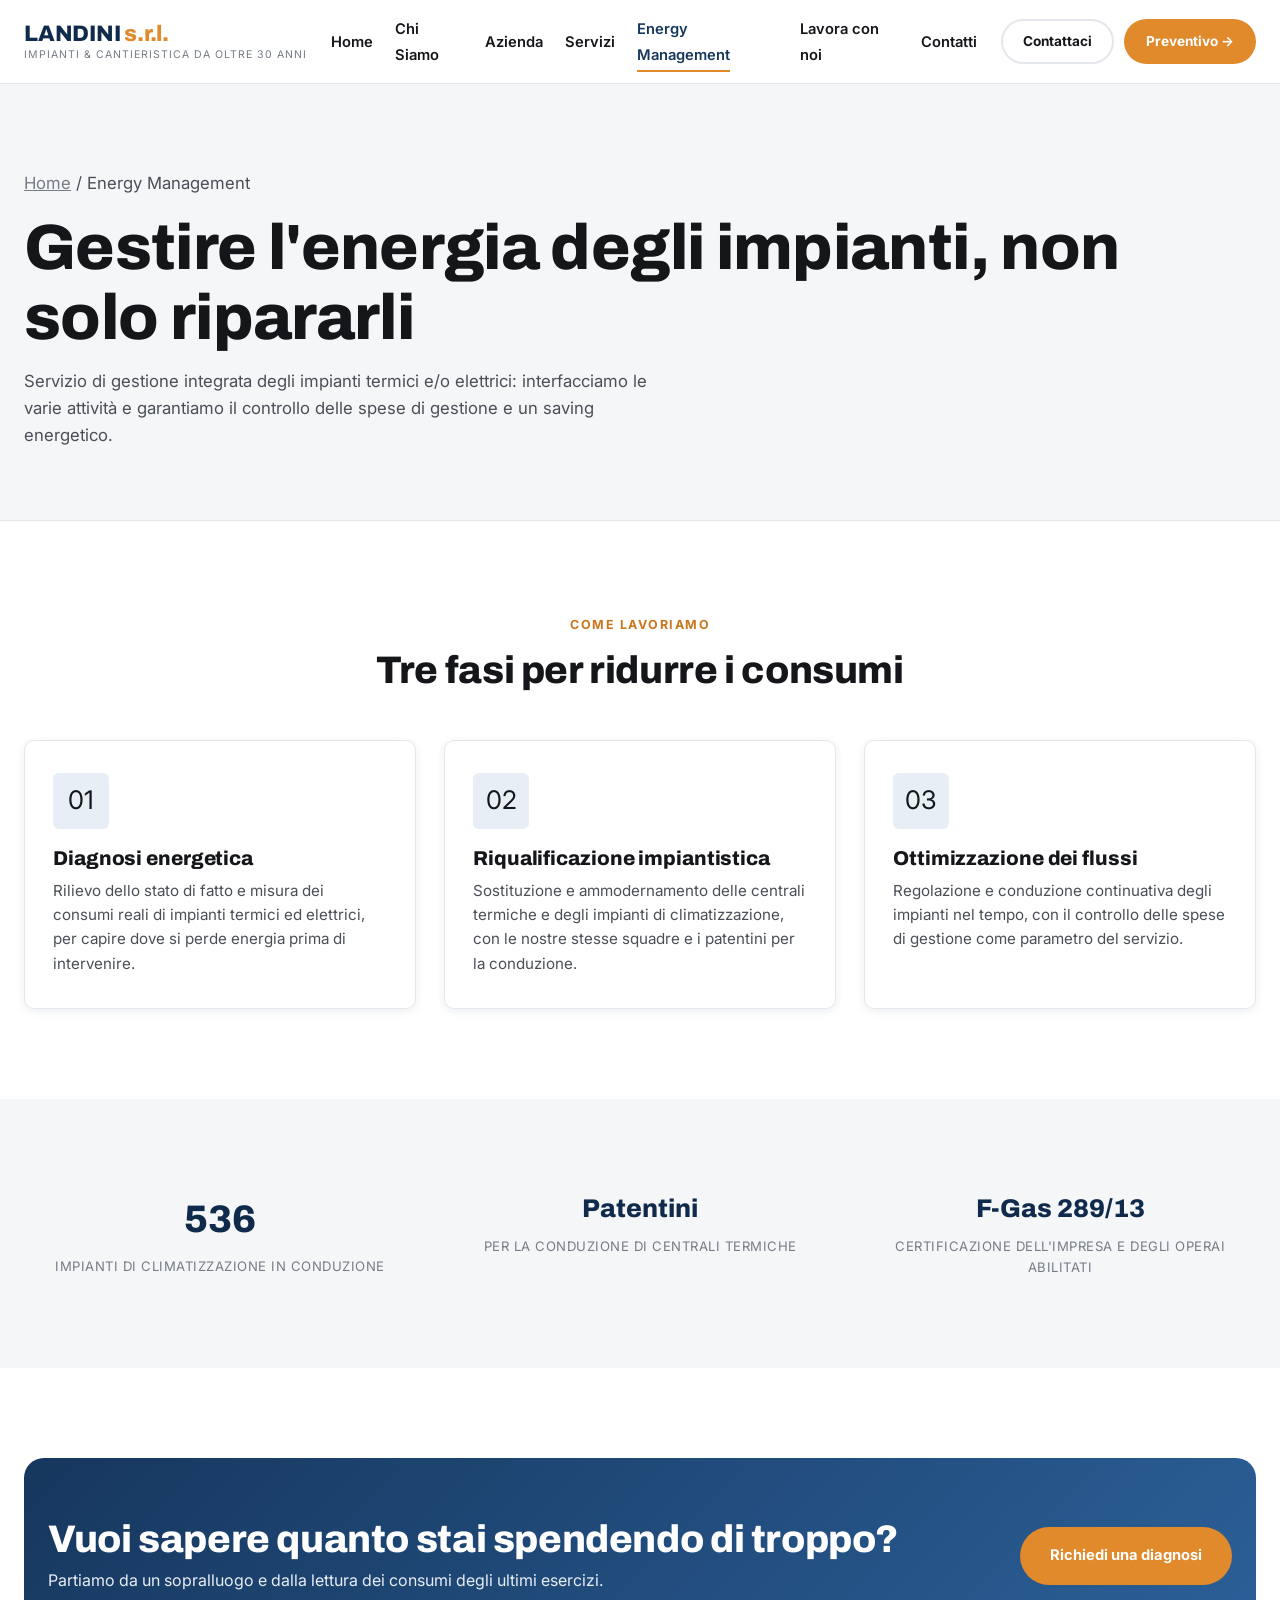
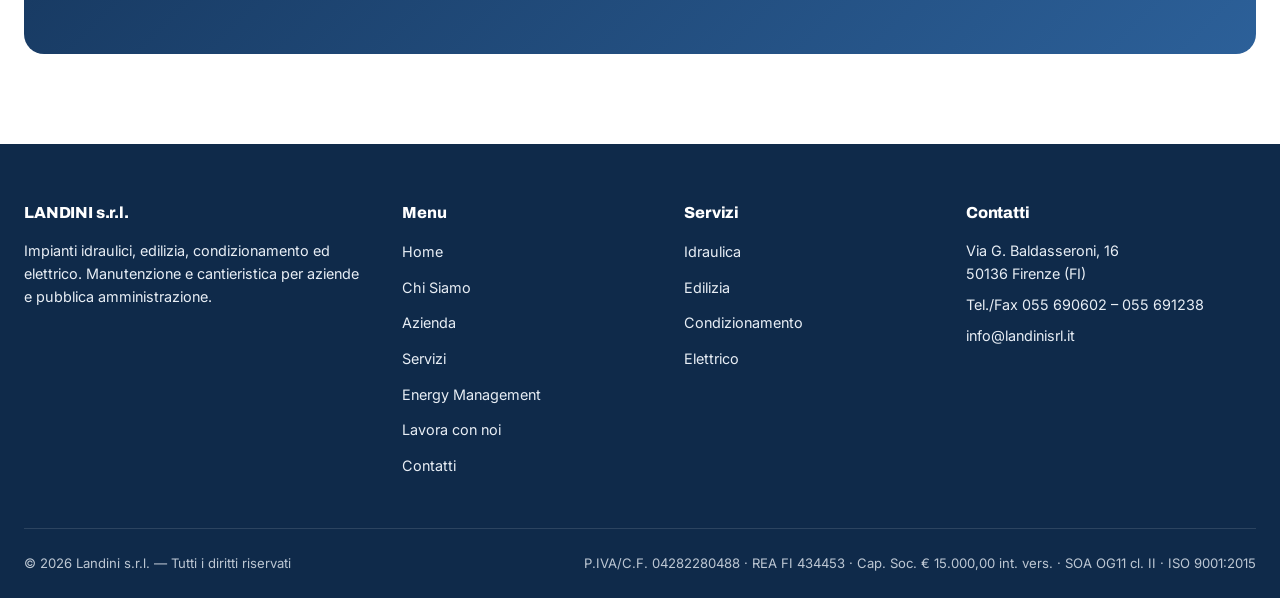
<file: energy-management.html>
<!DOCTYPE html>
<html lang="it">
<head>
  <meta charset="UTF-8">
  <meta name="viewport" content="width=device-width, initial-scale=1.0">
  <title>Energy Management | Landini s.r.l.</title>
  <meta name="description" content="Gestione integrata degli impianti termici ed elettrici: diagnosi energetica, riqualificazione impiantistica, ottimizzazione dei flussi e controllo delle spese di gestione.">
  <link rel="preconnect" href="https://fonts.googleapis.com">
  <link rel="preconnect" href="https://fonts.gstatic.com" crossorigin>
  <link href="https://fonts.googleapis.com/css2?family=Archivo:wght@700;800&family=Inter:wght@400;500;600;700&display=swap" rel="stylesheet">
  <link rel="stylesheet" href="css/style.css?v=6">
</head>
<body>

  <header class="site-header">
    <div class="container header-inner">
      <a href="index.html" class="logo">
        <span class="logo-name">LANDINI <span>s.r.l.</span></span>
        <span class="logo-tagline">Impianti &amp; Cantieristica da oltre 30 anni</span>
      </a>
      <nav class="main-nav">
        <ul>
          <li><a href="index.html">Home</a></li>
          <li><a href="chi-siamo.html">Chi Siamo</a></li>
          <li><a href="azienda.html">Azienda</a></li>
          <li><a href="servizi.html">Servizi</a></li>
          <li><a href="energy-management.html" class="active">Energy Management</a></li>
          <li><a href="lavora-con-noi.html">Lavora con noi</a></li>
          <li><a href="contatti.html">Contatti</a></li>
        </ul>
      </nav>
      <div class="nav-actions">
        <a href="contatti.html" class="btn btn-outline-dark btn-sm">Contattaci</a>
        <a href="contatti.html" class="btn btn-primary btn-sm">Preventivo &rarr;</a>
      </div>
      <button class="nav-toggle" aria-label="Apri menu">
        <span></span><span></span><span></span>
      </button>
    </div>
  </header>

  <section class="page-hero">
    <div class="container">
      <p class="breadcrumb"><a href="index.html">Home</a> / Energy Management</p>
      <h1>Gestire l'energia degli impianti, non solo ripararli</h1>
      <p>Servizio di gestione integrata degli impianti termici e/o elettrici: interfacciamo le varie attivit&agrave; e garantiamo il controllo delle spese di gestione e un saving energetico.</p>
    </div>
  </section>

  <section class="section">
    <div class="container">
      <div class="section-header center">
        <p class="eyebrow">Come lavoriamo</p>
        <h2>Tre fasi per ridurre i consumi</h2>
      </div>
      <div class="grid grid-3">
        <div class="card">
          <div class="card-icon">01</div>
          <h3>Diagnosi energetica</h3>
          <p>Rilievo dello stato di fatto e misura dei consumi reali di impianti termici ed elettrici, per capire dove si perde energia prima di intervenire.</p>
        </div>
        <div class="card">
          <div class="card-icon">02</div>
          <h3>Riqualificazione impiantistica</h3>
          <p>Sostituzione e ammodernamento delle centrali termiche e degli impianti di climatizzazione, con le nostre stesse squadre e i patentini per la conduzione.</p>
        </div>
        <div class="card">
          <div class="card-icon">03</div>
          <h3>Ottimizzazione dei flussi</h3>
          <p>Regolazione e conduzione continuativa degli impianti nel tempo, con il controllo delle spese di gestione come parametro del servizio.</p>
        </div>
      </div>
    </div>
  </section>

  <section class="section section-alt">
    <div class="container">
      <div class="grid grid-3" style="text-align:center;">
        <div>
          <div class="stat-number">536</div>
          <div class="stat-label">Impianti di climatizzazione in conduzione</div>
        </div>
        <div>
          <div class="stat-number" style="font-size:1.6rem;">Patentini</div>
          <div class="stat-label">Per la conduzione di centrali termiche</div>
        </div>
        <div>
          <div class="stat-number" style="font-size:1.6rem;">F-Gas 289/13</div>
          <div class="stat-label">Certificazione dell'impresa e degli operai abilitati</div>
        </div>
      </div>
    </div>
  </section>

  <section class="section">
    <div class="container">
      <div class="cta-band">
        <div class="container cta-band-inner">
          <div>
            <h2>Vuoi sapere quanto stai spendendo di troppo?</h2>
            <p>Partiamo da un sopralluogo e dalla lettura dei consumi degli ultimi esercizi.</p>
          </div>
          <a href="contatti.html" class="btn btn-primary">Richiedi una diagnosi</a>
        </div>
      </div>
    </div>
  </section>

  <footer class="site-footer">
    <div class="container">
      <div class="footer-grid">
        <div>
          <h4>LANDINI s.r.l.</h4>
          <p>Impianti idraulici, edilizia, condizionamento ed elettrico. Manutenzione e cantieristica per aziende e pubblica amministrazione.</p>
        </div>
        <div>
          <h4>Menu</h4>
          <ul>
            <li><a href="index.html">Home</a></li>
            <li><a href="chi-siamo.html">Chi Siamo</a></li>
            <li><a href="azienda.html">Azienda</a></li>
            <li><a href="servizi.html">Servizi</a></li>
            <li><a href="energy-management.html">Energy Management</a></li>
            <li><a href="lavora-con-noi.html">Lavora con noi</a></li>
            <li><a href="contatti.html">Contatti</a></li>
          </ul>
        </div>
        <div>
          <h4>Servizi</h4>
          <ul>
            <li><a href="servizi.html#idraulica">Idraulica</a></li>
            <li><a href="servizi.html#edilizia">Edilizia</a></li>
            <li><a href="servizi.html#condizionamento">Condizionamento</a></li>
            <li><a href="servizi.html#elettrico">Elettrico</a></li>
          </ul>
        </div>
        <div>
          <h4>Contatti</h4>
          <p>Via G. Baldasseroni, 16<br>50136 Firenze (FI)</p>
          <p style="margin-top:8px;">Tel./Fax 055 690602 &ndash; 055 691238</p>
          <p style="margin-top:8px;">info@landinisrl.it</p>
        </div>
      </div>
      <div class="footer-bottom">
        <span>&copy; <span id="current-year"></span> Landini s.r.l. &mdash; Tutti i diritti riservati</span>
        <span>P.IVA/C.F. 04282280488 &middot; REA FI 434453 &middot; Cap. Soc. &euro; 15.000,00 int. vers. &middot; SOA OG11 cl. II &middot; ISO 9001:2015</span>
      </div>
    </div>
  </footer>

  <script src="js/main.js"></script>
</body>
</html>
</file>
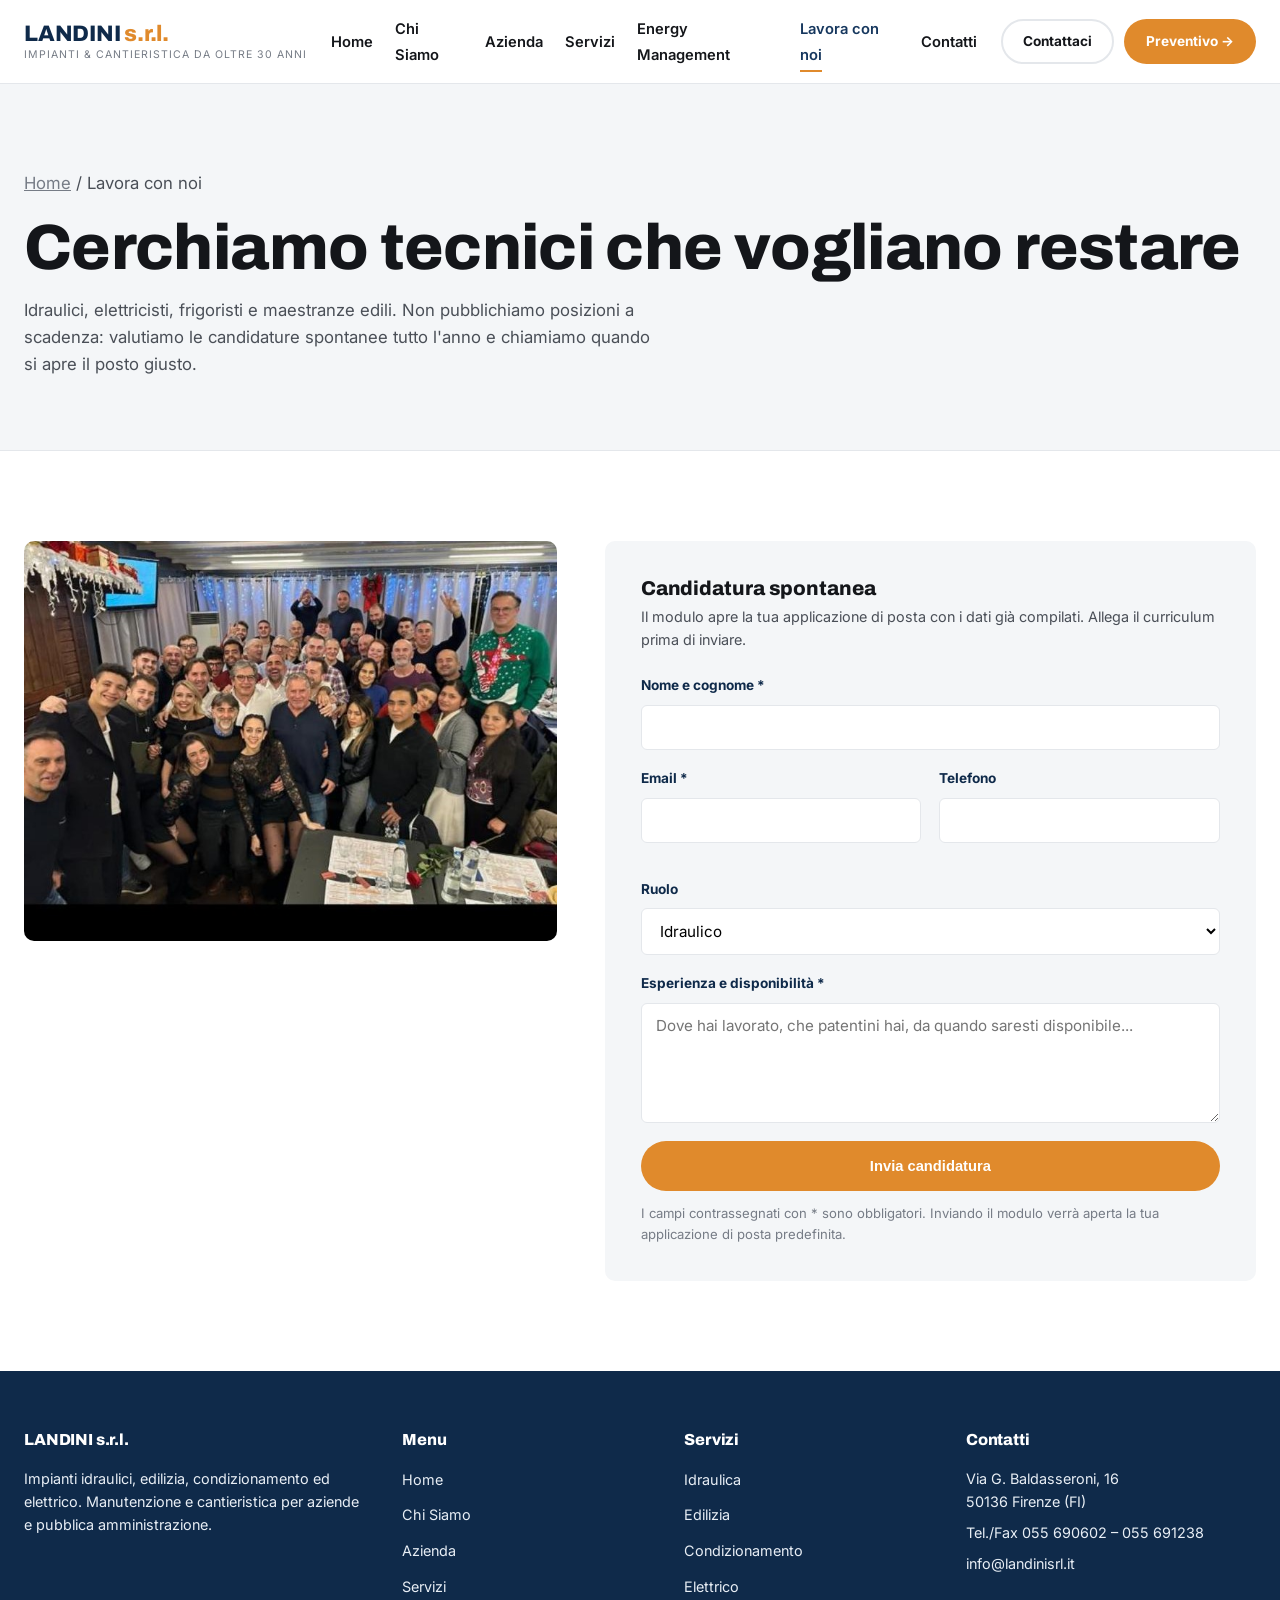
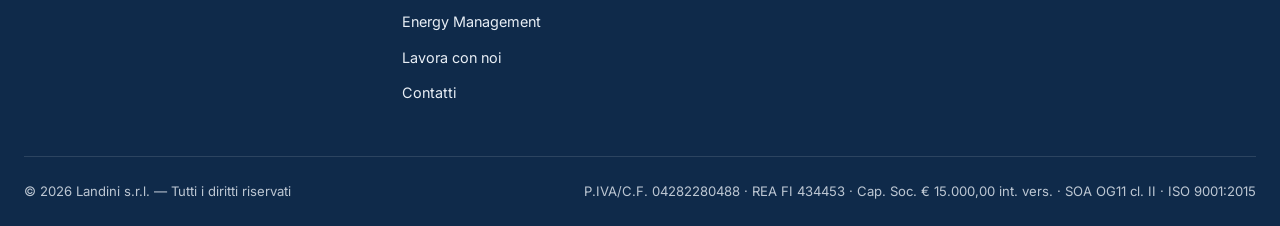
<file: lavora-con-noi.html>
<!DOCTYPE html>
<html lang="it">
<head>
  <meta charset="UTF-8">
  <meta name="viewport" content="width=device-width, initial-scale=1.0">
  <title>Lavora con noi | Landini s.r.l.</title>
  <meta name="description" content="Landini s.r.l. cerca idraulici, elettricisti, frigoristi e maestranze edili. Candidature spontanee valutate tutto l'anno.">
  <link rel="preconnect" href="https://fonts.googleapis.com">
  <link rel="preconnect" href="https://fonts.gstatic.com" crossorigin>
  <link href="https://fonts.googleapis.com/css2?family=Archivo:wght@700;800&family=Inter:wght@400;500;600;700&display=swap" rel="stylesheet">
  <link rel="stylesheet" href="css/style.css?v=6">
</head>
<body>

  <header class="site-header">
    <div class="container header-inner">
      <a href="index.html" class="logo">
        <span class="logo-name">LANDINI <span>s.r.l.</span></span>
        <span class="logo-tagline">Impianti &amp; Cantieristica da oltre 30 anni</span>
      </a>
      <nav class="main-nav">
        <ul>
          <li><a href="index.html">Home</a></li>
          <li><a href="chi-siamo.html">Chi Siamo</a></li>
          <li><a href="azienda.html">Azienda</a></li>
          <li><a href="servizi.html">Servizi</a></li>
          <li><a href="energy-management.html">Energy Management</a></li>
          <li><a href="lavora-con-noi.html" class="active">Lavora con noi</a></li>
          <li><a href="contatti.html">Contatti</a></li>
        </ul>
      </nav>
      <div class="nav-actions">
        <a href="contatti.html" class="btn btn-outline-dark btn-sm">Contattaci</a>
        <a href="contatti.html" class="btn btn-primary btn-sm">Preventivo &rarr;</a>
      </div>
      <button class="nav-toggle" aria-label="Apri menu">
        <span></span><span></span><span></span>
      </button>
    </div>
  </header>

  <section class="page-hero">
    <div class="container">
      <p class="breadcrumb"><a href="index.html">Home</a> / Lavora con noi</p>
      <h1>Cerchiamo tecnici che vogliano restare</h1>
      <p>Idraulici, elettricisti, frigoristi e maestranze edili. Non pubblichiamo posizioni a scadenza: valutiamo le candidature spontanee tutto l'anno e chiamiamo quando si apre il posto giusto.</p>
    </div>
  </section>

  <section class="section">
    <div class="container">
      <div class="contact-grid">
        <div class="service-media" style="aspect-ratio:4/3;">
          <img src="images/azienda/cena.jpeg" alt="La squadra Landini alla cena aziendale">
        </div>

        <div class="form-card">
          <h3>Candidatura spontanea</h3>
          <p style="margin-top:6px; font-size:0.9rem;">Il modulo apre la tua applicazione di posta con i dati gi&agrave; compilati. Allega il curriculum prima di inviare.</p>
          <form id="apply-form" style="margin-top:24px;">
            <div class="form-group">
              <label for="nome">Nome e cognome *</label>
              <input type="text" id="nome" name="nome" required>
            </div>
            <div class="form-row">
              <div class="form-group">
                <label for="email">Email *</label>
                <input type="email" id="email" name="email" required>
              </div>
              <div class="form-group">
                <label for="telefono">Telefono</label>
                <input type="tel" id="telefono" name="telefono">
              </div>
            </div>
            <div class="form-group">
              <label for="ruolo">Ruolo</label>
              <select id="ruolo" name="ruolo">
                <option>Idraulico</option>
                <option>Elettricista</option>
                <option>Frigorista / condizionamento</option>
                <option>Muratore / edile</option>
                <option>Tecnico d'ufficio</option>
                <option>Altro</option>
              </select>
            </div>
            <div class="form-group">
              <label for="messaggio">Esperienza e disponibilit&agrave; *</label>
              <textarea id="messaggio" name="messaggio" required placeholder="Dove hai lavorato, che patentini hai, da quando saresti disponibile..."></textarea>
            </div>
            <button type="submit" class="btn btn-primary" style="width:100%; justify-content:center;">Invia candidatura</button>
            <p class="form-note">I campi contrassegnati con * sono obbligatori. Inviando il modulo verr&agrave; aperta la tua applicazione di posta predefinita.</p>
          </form>
        </div>
      </div>
    </div>
  </section>

  <footer class="site-footer">
    <div class="container">
      <div class="footer-grid">
        <div>
          <h4>LANDINI s.r.l.</h4>
          <p>Impianti idraulici, edilizia, condizionamento ed elettrico. Manutenzione e cantieristica per aziende e pubblica amministrazione.</p>
        </div>
        <div>
          <h4>Menu</h4>
          <ul>
            <li><a href="index.html">Home</a></li>
            <li><a href="chi-siamo.html">Chi Siamo</a></li>
            <li><a href="azienda.html">Azienda</a></li>
            <li><a href="servizi.html">Servizi</a></li>
            <li><a href="energy-management.html">Energy Management</a></li>
            <li><a href="lavora-con-noi.html">Lavora con noi</a></li>
            <li><a href="contatti.html">Contatti</a></li>
          </ul>
        </div>
        <div>
          <h4>Servizi</h4>
          <ul>
            <li><a href="servizi.html#idraulica">Idraulica</a></li>
            <li><a href="servizi.html#edilizia">Edilizia</a></li>
            <li><a href="servizi.html#condizionamento">Condizionamento</a></li>
            <li><a href="servizi.html#elettrico">Elettrico</a></li>
          </ul>
        </div>
        <div>
          <h4>Contatti</h4>
          <p>Via G. Baldasseroni, 16<br>50136 Firenze (FI)</p>
          <p style="margin-top:8px;">Tel./Fax 055 690602 &ndash; 055 691238</p>
          <p style="margin-top:8px;">info@landinisrl.it</p>
        </div>
      </div>
      <div class="footer-bottom">
        <span>&copy; <span id="current-year"></span> Landini s.r.l. &mdash; Tutti i diritti riservati</span>
        <span>P.IVA/C.F. 04282280488 &middot; REA FI 434453 &middot; Cap. Soc. &euro; 15.000,00 int. vers. &middot; SOA OG11 cl. II &middot; ISO 9001:2015</span>
      </div>
    </div>
  </footer>

  <script src="js/main.js"></script>
</body>
</html>
</file>
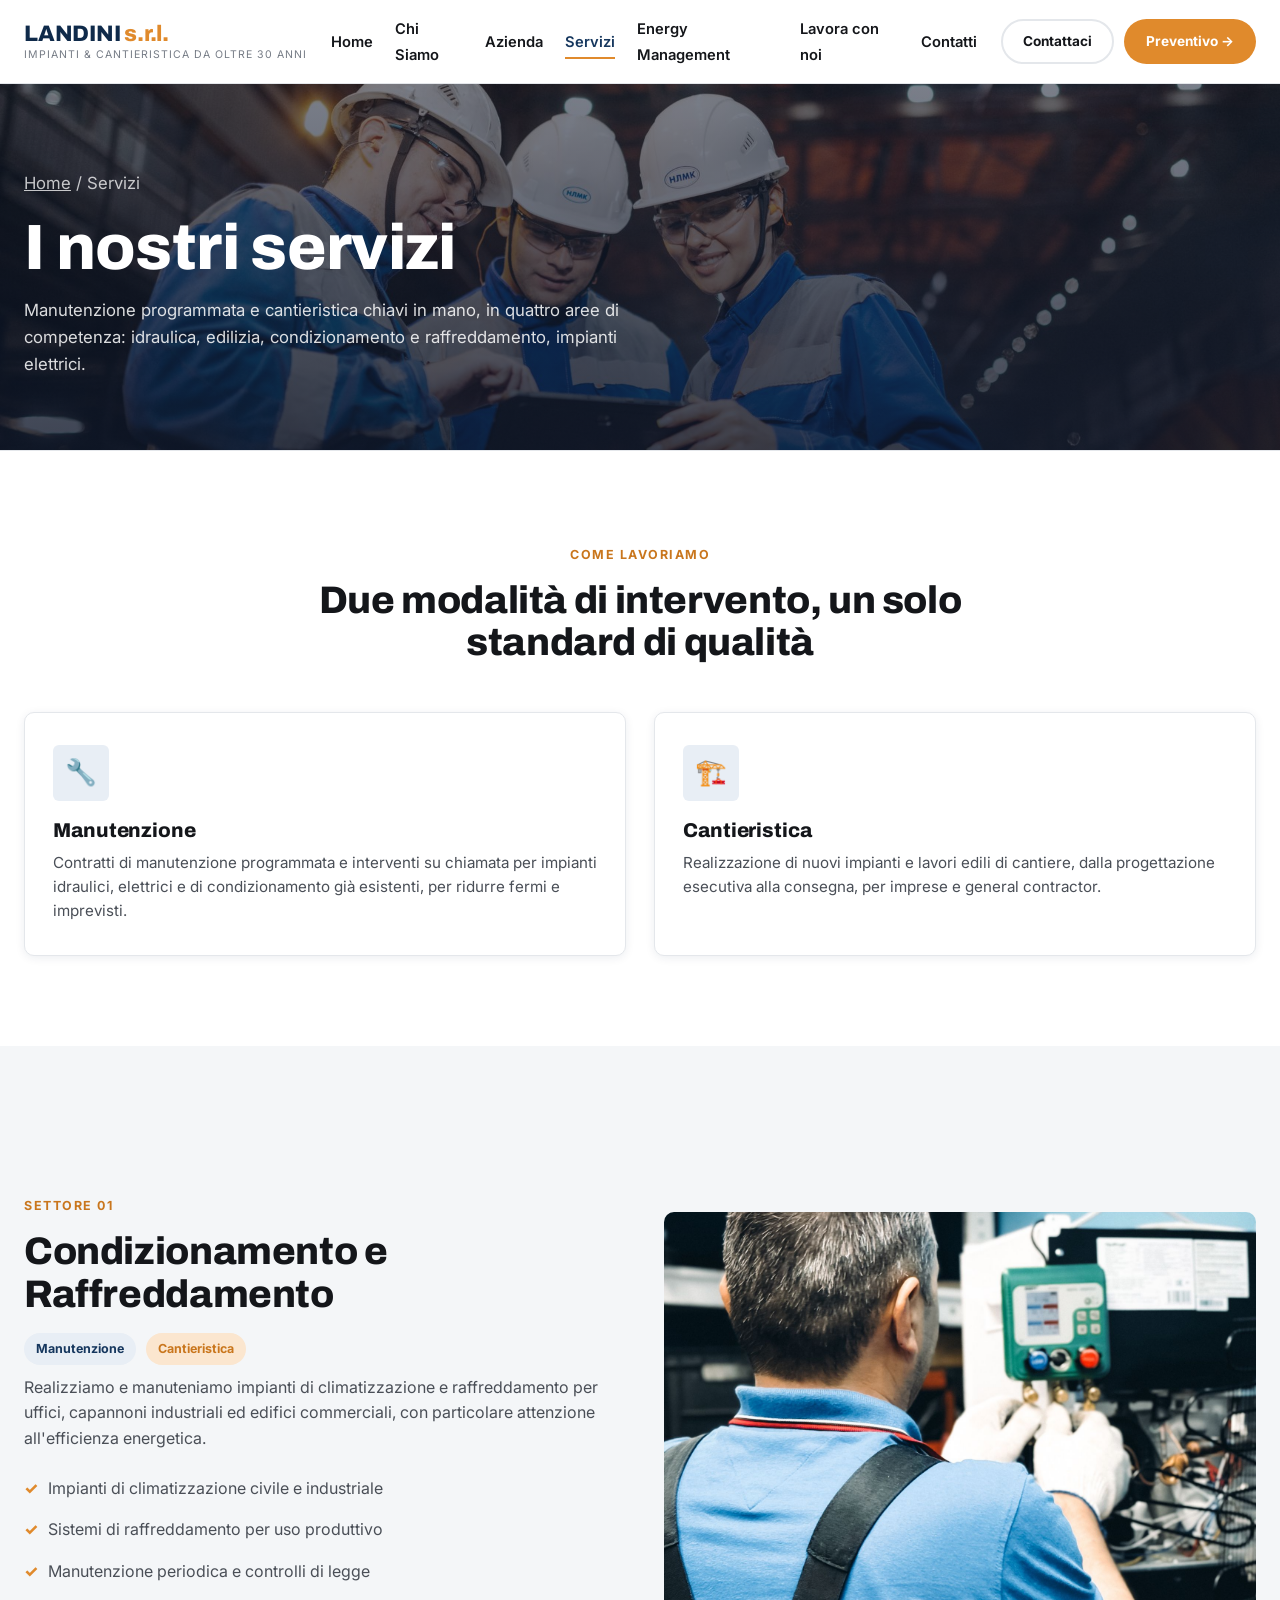
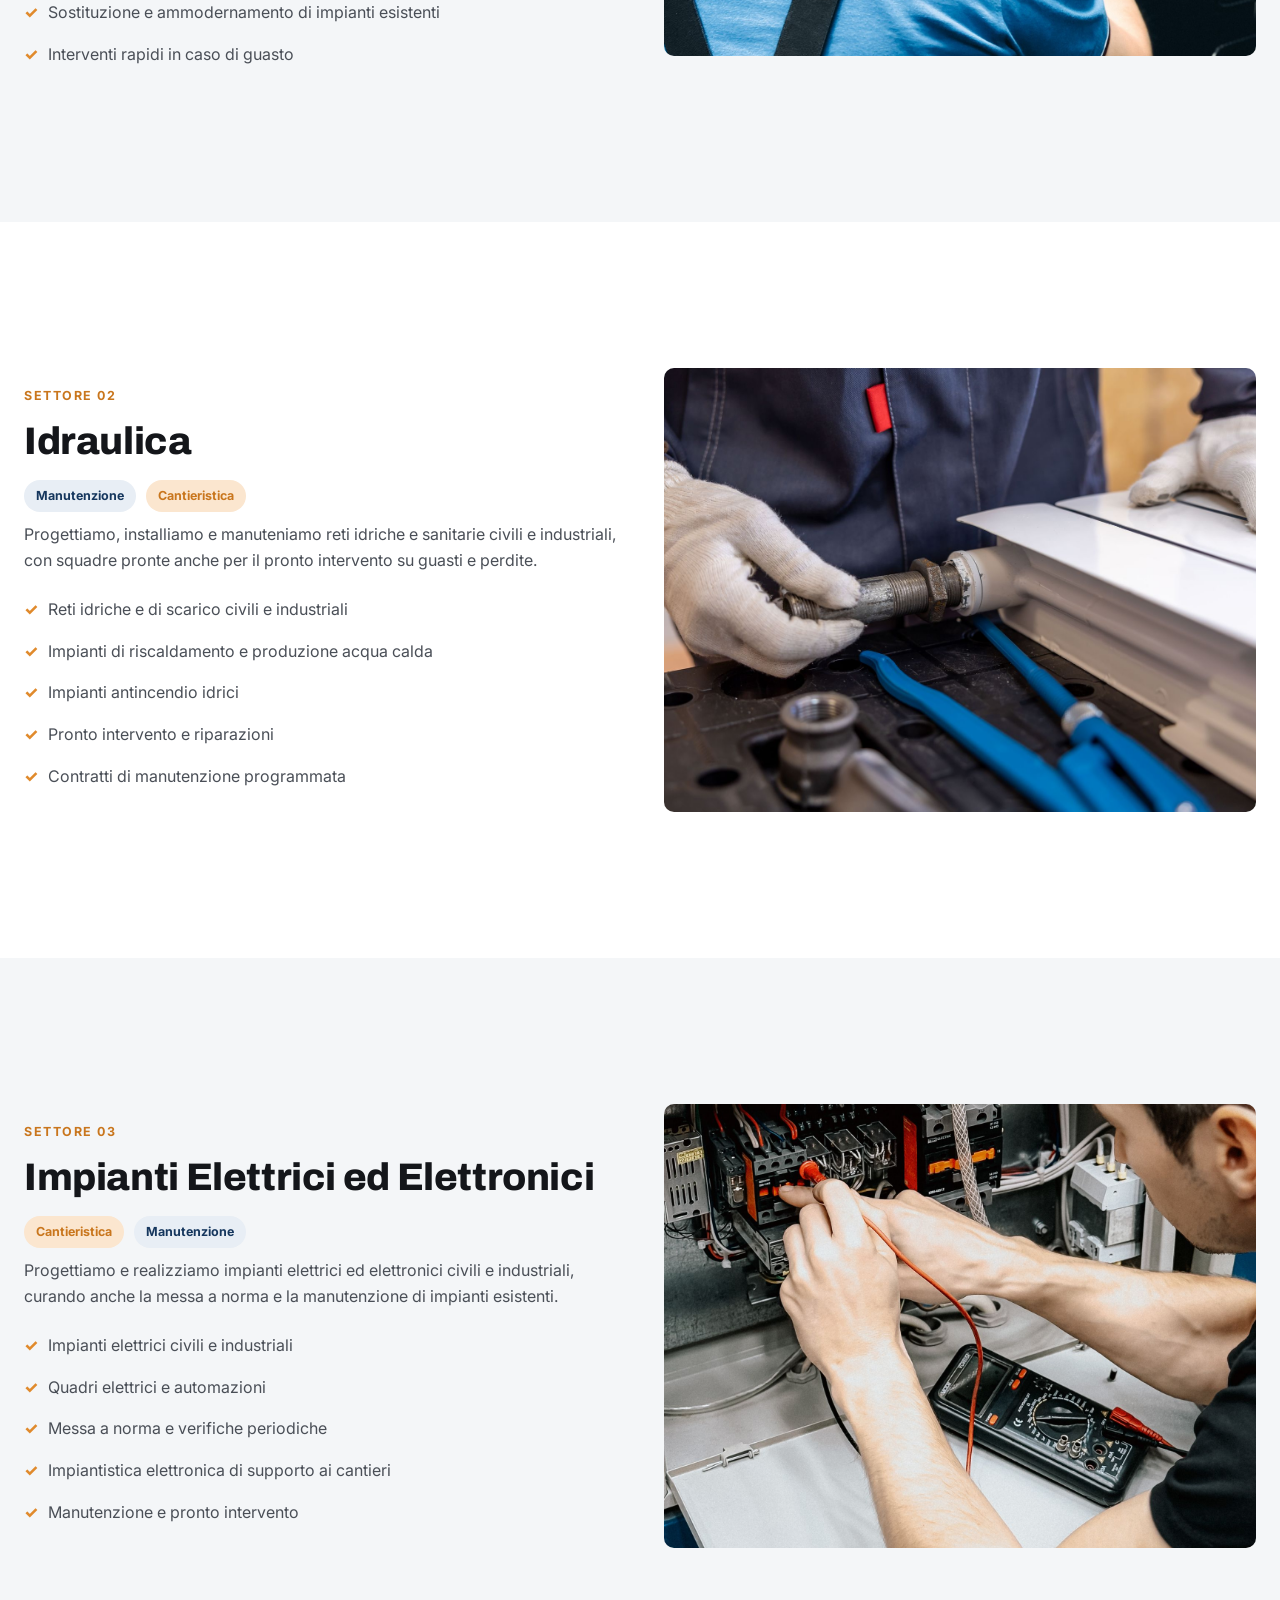
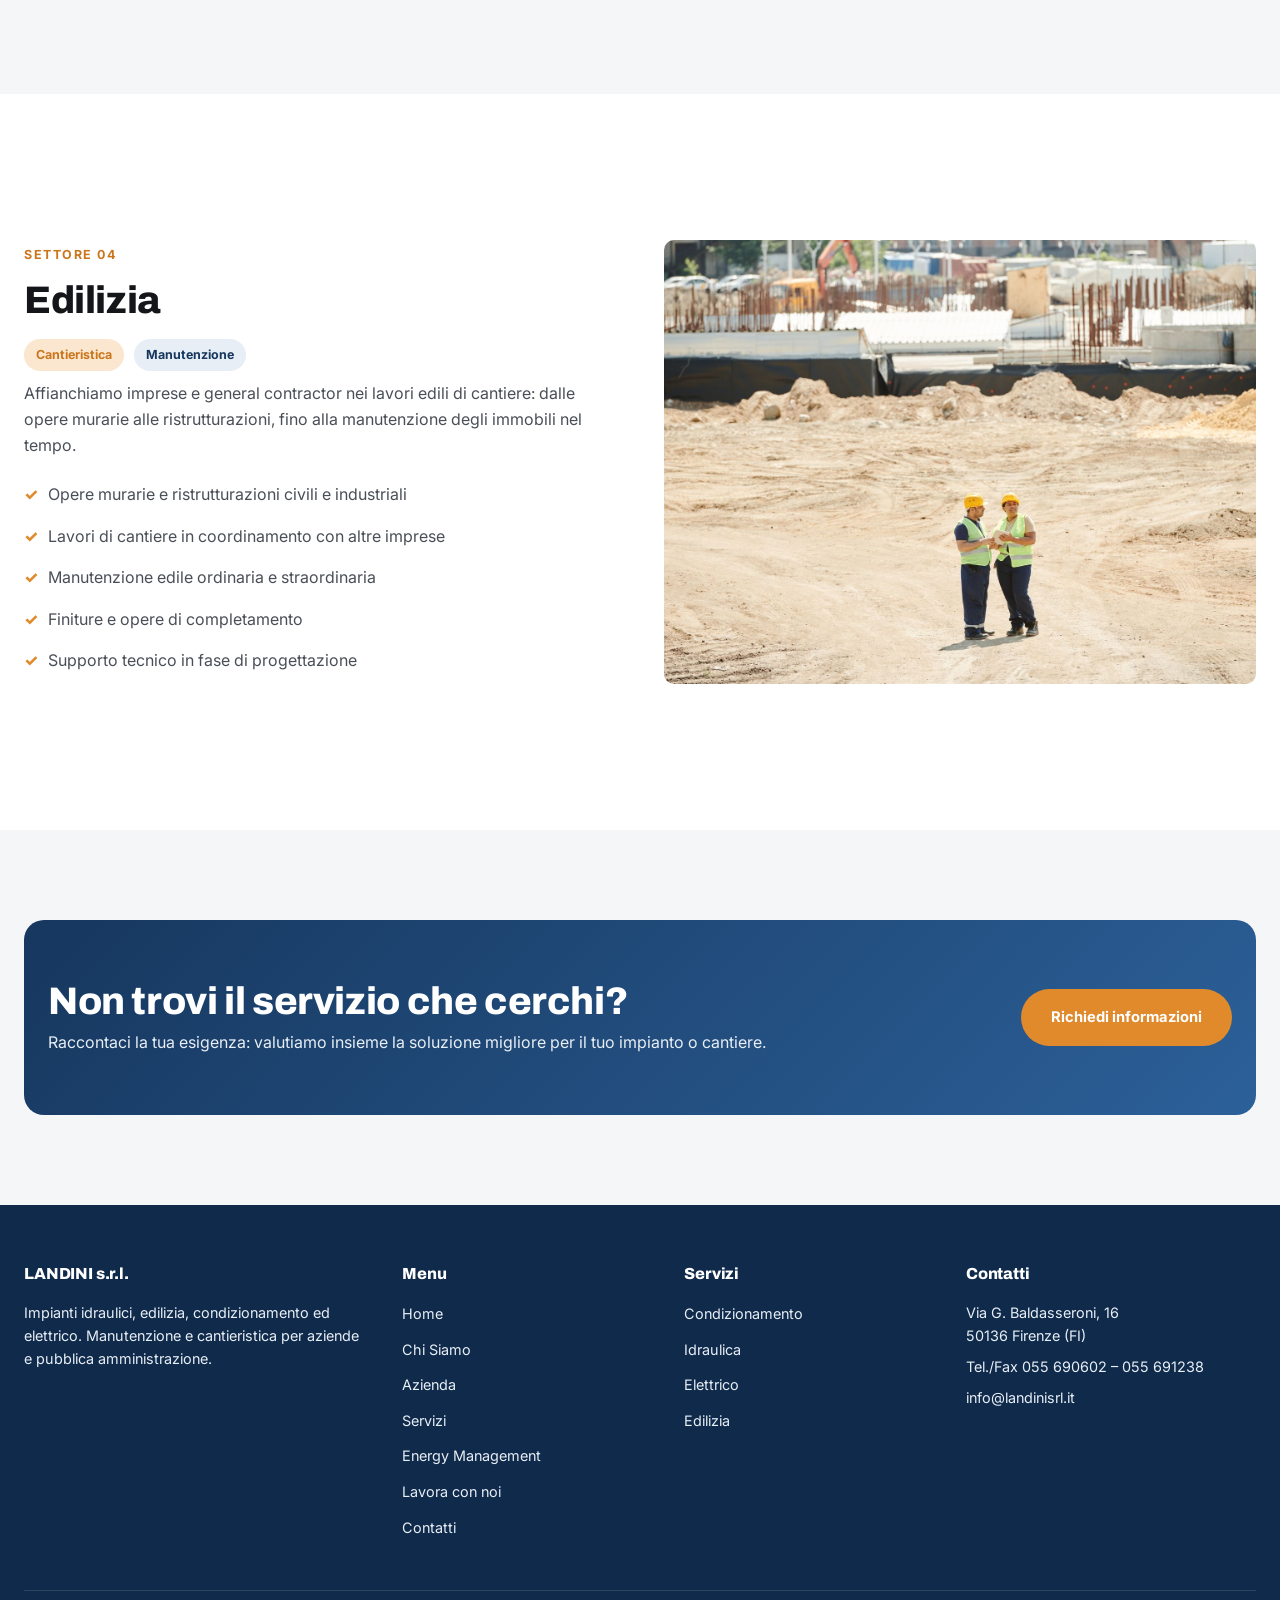
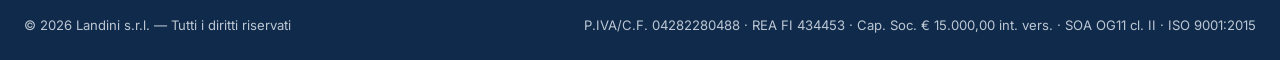
<file: servizi.html>
<!DOCTYPE html>
<html lang="it">
<head>
  <meta charset="UTF-8">
  <meta name="viewport" content="width=device-width, initial-scale=1.0">
  <title>Servizi | Landini s.r.l. - Idraulica, Edilizia, Condizionamento, Elettrico</title>
  <meta name="description" content="Manutenzione programmata e cantieristica chiavi in mano: condizionamento e raffreddamento, idraulica, impianti elettrici, edilizia. Servizi B2B di Landini s.r.l.">
  <link rel="preconnect" href="https://fonts.googleapis.com">
  <link rel="preconnect" href="https://fonts.gstatic.com" crossorigin>
  <link href="https://fonts.googleapis.com/css2?family=Archivo:wght@700;800&family=Inter:wght@400;500;600;700&display=swap" rel="stylesheet">
  <link rel="stylesheet" href="css/style.css?v=6">
</head>
<body>

  <header class="site-header">
    <div class="container header-inner">
      <a href="index.html" class="logo">
        <span class="logo-name">LANDINI <span>s.r.l.</span></span>
        <span class="logo-tagline">Impianti &amp; Cantieristica da oltre 30 anni</span>
      </a>
      <nav class="main-nav">
        <ul>
          <li><a href="index.html">Home</a></li>
          <li><a href="chi-siamo.html">Chi Siamo</a></li>
          <li><a href="azienda.html">Azienda</a></li>
          <li><a href="servizi.html" class="active">Servizi</a></li>
          <li><a href="energy-management.html">Energy Management</a></li>
          <li><a href="lavora-con-noi.html">Lavora con noi</a></li>
          <li><a href="contatti.html">Contatti</a></li>
        </ul>
      </nav>
      <div class="nav-actions">
        <a href="contatti.html" class="btn btn-outline-dark btn-sm">Contattaci</a>
        <a href="contatti.html" class="btn btn-primary btn-sm">Preventivo &rarr;</a>
      </div>
      <button class="nav-toggle" aria-label="Apri menu">
        <span></span><span></span><span></span>
      </button>
    </div>
  </header>

  <section class="page-hero page-hero-photo" style="background-image:url('images/hero/hero-team.jpg');">
    <div class="container">
      <p class="breadcrumb"><a href="index.html">Home</a> / Servizi</p>
      <h1>I nostri servizi</h1>
      <p>Manutenzione programmata e cantieristica chiavi in mano, in quattro aree di competenza: idraulica, edilizia, condizionamento e raffreddamento, impianti elettrici.</p>
    </div>
  </section>

  <section class="section">
    <div class="container">
      <div class="section-header center">
        <p class="eyebrow">Come lavoriamo</p>
        <h2>Due modalit&agrave; di intervento, un solo standard di qualit&agrave;</h2>
      </div>
      <div class="grid grid-2">
        <div class="card">
          <div class="card-icon">&#128295;</div>
          <h3>Manutenzione</h3>
          <p>Contratti di manutenzione programmata e interventi su chiamata per impianti idraulici, elettrici e di condizionamento gi&agrave; esistenti, per ridurre fermi e imprevisti.</p>
        </div>
        <div class="card">
          <div class="card-icon">&#127959;&#65039;</div>
          <h3>Cantieristica</h3>
          <p>Realizzazione di nuovi impianti e lavori edili di cantiere, dalla progettazione esecutiva alla consegna, per imprese e general contractor.</p>
        </div>
      </div>
    </div>
  </section>

  <section class="section section-alt" id="condizionamento">
    <div class="container">
      <div class="service-block">
        <div>
          <p class="eyebrow">Settore 01</p>
          <h2>Condizionamento e Raffreddamento</h2>
          <div class="service-tags">
            <span class="tag">Manutenzione</span>
            <span class="tag tag-orange">Cantieristica</span>
          </div>
          <p>Realizziamo e manuteniamo impianti di climatizzazione e raffreddamento per uffici, capannoni industriali ed edifici commerciali, con particolare attenzione all'efficienza energetica.</p>
          <ul>
            <li>Impianti di climatizzazione civile e industriale</li>
            <li>Sistemi di raffreddamento per uso produttivo</li>
            <li>Manutenzione periodica e controlli di legge</li>
            <li>Sostituzione e ammodernamento di impianti esistenti</li>
            <li>Interventi rapidi in caso di guasto</li>
          </ul>
        </div>
        <div class="service-media"><img src="images/servizi/condizionamento.jpg" alt="Condizionamento e Raffreddamento"></div>
      </div>
    </div>
  </section>

  <section class="section" id="idraulica">
    <div class="container">
      <div class="service-block reverse">
        <div>
          <p class="eyebrow">Settore 02</p>
          <h2>Idraulica</h2>
          <div class="service-tags">
            <span class="tag">Manutenzione</span>
            <span class="tag tag-orange">Cantieristica</span>
          </div>
          <p>Progettiamo, installiamo e manuteniamo reti idriche e sanitarie civili e industriali, con squadre pronte anche per il pronto intervento su guasti e perdite.</p>
          <ul>
            <li>Reti idriche e di scarico civili e industriali</li>
            <li>Impianti di riscaldamento e produzione acqua calda</li>
            <li>Impianti antincendio idrici</li>
            <li>Pronto intervento e riparazioni</li>
            <li>Contratti di manutenzione programmata</li>
          </ul>
        </div>
        <div class="service-media"><img src="images/servizi/idraulica.jpg" alt="Idraulica"></div>
      </div>
    </div>
  </section>

  <section class="section section-alt" id="elettrico">
    <div class="container">
      <div class="service-block">
        <div>
          <p class="eyebrow">Settore 03</p>
          <h2>Impianti Elettrici ed Elettronici</h2>
          <div class="service-tags">
            <span class="tag tag-orange">Cantieristica</span>
            <span class="tag">Manutenzione</span>
          </div>
          <p>Progettiamo e realizziamo impianti elettrici ed elettronici civili e industriali, curando anche la messa a norma e la manutenzione di impianti esistenti.</p>
          <ul>
            <li>Impianti elettrici civili e industriali</li>
            <li>Quadri elettrici e automazioni</li>
            <li>Messa a norma e verifiche periodiche</li>
            <li>Impiantistica elettronica di supporto ai cantieri</li>
            <li>Manutenzione e pronto intervento</li>
          </ul>
        </div>
        <div class="service-media"><img src="images/servizi/elettrico.jpg" alt="Impianti Elettrici ed Elettronici"></div>
      </div>
    </div>
  </section>

  <section class="section" id="edilizia">
    <div class="container">
      <div class="service-block reverse">
        <div>
          <p class="eyebrow">Settore 04</p>
          <h2>Edilizia</h2>
          <div class="service-tags">
            <span class="tag tag-orange">Cantieristica</span>
            <span class="tag">Manutenzione</span>
          </div>
          <p>Affianchiamo imprese e general contractor nei lavori edili di cantiere: dalle opere murarie alle ristrutturazioni, fino alla manutenzione degli immobili nel tempo.</p>
          <ul>
            <li>Opere murarie e ristrutturazioni civili e industriali</li>
            <li>Lavori di cantiere in coordinamento con altre imprese</li>
            <li>Manutenzione edile ordinaria e straordinaria</li>
            <li>Finiture e opere di completamento</li>
            <li>Supporto tecnico in fase di progettazione</li>
          </ul>
        </div>
        <div class="service-media"><img src="images/servizi/edilizia.jpg" alt="Edilizia"></div>
      </div>
    </div>
  </section>

  <section class="section section-alt">
    <div class="container">
      <div class="cta-band">
        <div class="container cta-band-inner">
          <div>
            <h2>Non trovi il servizio che cerchi?</h2>
            <p>Raccontaci la tua esigenza: valutiamo insieme la soluzione migliore per il tuo impianto o cantiere.</p>
          </div>
          <a href="contatti.html" class="btn btn-primary">Richiedi informazioni</a>
        </div>
      </div>
    </div>
  </section>

  <footer class="site-footer">
    <div class="container">
      <div class="footer-grid">
        <div>
          <h4>LANDINI s.r.l.</h4>
          <p>Impianti idraulici, edilizia, condizionamento ed elettrico. Manutenzione e cantieristica per aziende e pubblica amministrazione.</p>
        </div>
        <div>
          <h4>Menu</h4>
          <ul>
            <li><a href="index.html">Home</a></li>
            <li><a href="chi-siamo.html">Chi Siamo</a></li>
            <li><a href="azienda.html">Azienda</a></li>
            <li><a href="servizi.html">Servizi</a></li>
            <li><a href="energy-management.html">Energy Management</a></li>
            <li><a href="lavora-con-noi.html">Lavora con noi</a></li>
            <li><a href="contatti.html">Contatti</a></li>
          </ul>
        </div>
        <div>
          <h4>Servizi</h4>
          <ul>
            <li><a href="servizi.html#condizionamento">Condizionamento</a></li>
            <li><a href="servizi.html#idraulica">Idraulica</a></li>
            <li><a href="servizi.html#elettrico">Elettrico</a></li>
            <li><a href="servizi.html#edilizia">Edilizia</a></li>
          </ul>
        </div>
        <div>
          <h4>Contatti</h4>
          <p>Via G. Baldasseroni, 16<br>50136 Firenze (FI)</p>
          <p style="margin-top:8px;">Tel./Fax 055 690602 &ndash; 055 691238</p>
          <p style="margin-top:8px;">info@landinisrl.it</p>
        </div>
      </div>
      <div class="footer-bottom">
        <span>&copy; <span id="current-year"></span> Landini s.r.l. &mdash; Tutti i diritti riservati</span>
        <span>P.IVA/C.F. 04282280488 &middot; REA FI 434453 &middot; Cap. Soc. &euro; 15.000,00 int. vers. &middot; SOA OG11 cl. II &middot; ISO 9001:2015</span>
      </div>
    </div>
  </footer>

  <script src="js/main.js"></script>
</body>
</html>
</file>
<file: css/style.css>
/* ============================================
   LANDINI s.r.l. - Stylesheet principale
   ============================================ */

:root {
  --blue-900: #0f2a4a;
  --blue-800: #16375e;
  --blue-700: #1e4a7a;
  --blue-600: #2c6099;
  --blue-100: #e8eef5;
  --orange-500: #e08a2c;
  --orange-600: #c9761d;
  --gray-900: #14161a;
  --gray-700: #4a4f57;
  --gray-500: #767c86;
  --gray-200: #e4e7eb;
  --gray-100: #f4f6f8;
  --white: #ffffff;
  --radius: 10px;
  --radius-sm: 6px;
  --radius-pill: 999px;
  --shadow: 0 2px 10px rgba(15, 42, 74, 0.08);
  --shadow-lg: 0 20px 45px rgba(15, 42, 74, 0.14);
  --max-width: 1400px;
  --font: "Inter", "Segoe UI", "Helvetica Neue", Arial, sans-serif;
  --font-head: "Archivo", "Inter", "Segoe UI", Arial, sans-serif;
}

* {
  box-sizing: border-box;
  margin: 0;
  padding: 0;
}

html {
  scroll-behavior: smooth;
}

body {
  font-family: var(--font);
  color: var(--gray-900);
  line-height: 1.6;
  background: var(--white);
  overflow-x: hidden;
}

img {
  max-width: 100%;
  display: block;
}

a {
  color: inherit;
  text-decoration: none;
}

ul {
  list-style: none;
}

.container {
  max-width: var(--max-width);
  margin: 0 auto;
  padding: 0 24px;
}

h1, h2, h3, h4 {
  font-family: var(--font-head);
  font-weight: 800;
  color: var(--gray-900);
  line-height: 1.1;
  letter-spacing: -0.01em;
}

h1 { font-size: clamp(2.4rem, 5vw, 4rem); }
h2 { font-size: clamp(1.7rem, 3.2vw, 2.4rem); }
h3 { font-size: 1.25rem; letter-spacing: -0.005em; }

p {
  color: var(--gray-700);
}

.eyebrow {
  display: inline-block;
  text-transform: uppercase;
  letter-spacing: 1.5px;
  font-size: 0.78rem;
  font-weight: 700;
  color: var(--orange-600);
  margin-bottom: 14px;
}

.section {
  padding: 90px 0;
}

.section-alt {
  background: var(--gray-100);
}

.section-header {
  max-width: 680px;
  margin-bottom: 48px;
}

.section-header.center {
  margin-left: auto;
  margin-right: auto;
  text-align: center;
}

/* ---------- Buttons ---------- */
.btn {
  display: inline-flex;
  align-items: center;
  gap: 8px;
  padding: 15px 28px;
  border-radius: var(--radius-pill);
  font-weight: 700;
  font-size: 0.92rem;
  border: 2px solid transparent;
  cursor: pointer;
  transition: all 0.2s ease;
  white-space: nowrap;
}

.btn-sm {
  padding: 10px 20px;
  font-size: 0.85rem;
}

.btn-primary {
  background: var(--orange-500);
  color: var(--white);
}
.btn-primary:hover {
  background: var(--orange-600);
}

.btn-outline {
  background: transparent;
  border-color: rgba(255,255,255,0.7);
  color: var(--white);
}
.btn-outline:hover {
  background: var(--white);
  color: var(--blue-900);
}

.btn-outline-dark {
  background: transparent;
  border-color: var(--gray-200);
  color: var(--gray-900);
}
.btn-outline-dark:hover {
  border-color: var(--blue-900);
  background: var(--blue-900);
  color: var(--white);
}

.btn-secondary {
  background: var(--blue-900);
  color: var(--white);
}
.btn-secondary:hover {
  background: var(--blue-700);
}

/* ---------- Header ---------- */
.site-header {
  position: sticky;
  top: 0;
  z-index: 1000;
  background: rgba(255,255,255,0.92);
  backdrop-filter: blur(8px);
  border-bottom: 1px solid var(--gray-200);
}

.header-inner {
  display: flex;
  align-items: center;
  justify-content: space-between;
  gap: 24px;
  padding: 16px 24px;
}

.logo {
  display: flex;
  flex-direction: column;
  line-height: 1;
  flex-shrink: 0;
}

.logo-name {
  font-family: var(--font-head);
  font-size: 1.4rem;
  font-weight: 800;
  color: var(--blue-900);
  letter-spacing: -0.01em;
}

.logo-name span {
  color: var(--orange-500);
}

.logo-tagline {
  font-size: 0.66rem;
  letter-spacing: 1px;
  text-transform: uppercase;
  color: var(--gray-500);
  margin-top: 4px;
}

.main-nav {
  flex: 1;
  display: flex;
  justify-content: center;
}

.main-nav ul {
  display: flex;
  gap: 22px;
  align-items: center;
  flex-wrap: nowrap;
}

.main-nav a {
  font-weight: 600;
  font-size: 0.92rem;
  color: var(--gray-900);
  padding: 8px 0;
  position: relative;
}

.main-nav a::after {
  content: "";
  position: absolute;
  left: 0;
  bottom: 0;
  width: 0;
  height: 2px;
  background: var(--orange-500);
  transition: width 0.2s ease;
}

.main-nav a:hover::after,
.main-nav a.active::after {
  width: 100%;
}

.main-nav a.active {
  color: var(--blue-800);
}

.nav-actions {
  display: flex;
  align-items: center;
  gap: 10px;
  flex-shrink: 0;
}

.nav-toggle {
  display: none;
  flex-direction: column;
  gap: 5px;
  background: none;
  border: none;
  cursor: pointer;
  padding: 6px;
}

.nav-toggle span {
  width: 26px;
  height: 3px;
  background: var(--blue-900);
  border-radius: 2px;
}

/* ---------- Hero ---------- */
.hero {
  position: relative;
  overflow: hidden;
  padding: 110px 0 70px;
  background: var(--white);
}

.hero-deco {
  position: absolute;
  inset: 0;
  pointer-events: none;
  overflow: hidden;
}

.hero-deco span {
  position: absolute;
  border-radius: 50%;
  border: 1px solid var(--gray-200);
}

.hero-deco span:nth-child(1) { width: 260px; height: 260px; top: -80px; right: 12%; }
.hero-deco span:nth-child(2) { width: 140px; height: 140px; top: 60px; right: 4%; }
.hero-deco span:nth-child(3) { width: 420px; height: 420px; top: 40px; right: -140px; }

.hero-inner {
  position: relative;
  max-width: 720px;
}

.hero h1 {
  margin-bottom: 22px;
}

.hero p.lead {
  color: var(--gray-700);
  font-size: 1.15rem;
  max-width: 560px;
  margin-bottom: 32px;
}

.hero-actions {
  display: flex;
  gap: 16px;
  flex-wrap: wrap;
}

.hero-badges {
  display: flex;
  gap: 12px;
  margin-top: 40px;
  flex-wrap: wrap;
}

.hero-badge {
  background: var(--gray-100);
  border: 1px solid var(--gray-200);
  border-radius: var(--radius-pill);
  padding: 10px 18px;
  font-size: 0.82rem;
  font-weight: 600;
  color: var(--gray-700);
}

/* ---------- Hero visual (blob panel) ---------- */
.hero-visual {
  position: relative;
  margin-top: 56px;
  border-radius: 20px;
  overflow: hidden;
  background: var(--gray-100);
  aspect-ratio: 21/9;
  border: 1px solid var(--gray-200);
}

.hero-visual .blob {
  position: absolute;
  border-radius: 50%;
  filter: blur(50px);
  opacity: 0.85;
}

.hero-visual .blob-1 {
  width: 60%;
  height: 140%;
  background: radial-gradient(circle at 30% 30%, var(--blue-600), var(--blue-900) 70%);
  top: -20%;
  left: 10%;
}

.hero-visual .blob-2 {
  width: 40%;
  height: 100%;
  background: radial-gradient(circle at 60% 40%, var(--orange-500), transparent 70%);
  top: 0;
  right: -5%;
  opacity: 0.55;
}

.hero-visual-badges {
  position: relative;
  height: 100%;
  display: flex;
  align-items: center;
  justify-content: center;
  gap: 20px;
  flex-wrap: wrap;
  padding: 24px;
}

.hero-visual-badge {
  background: rgba(255,255,255,0.94);
  border-radius: var(--radius);
  padding: 16px 22px;
  display: flex;
  align-items: center;
  gap: 12px;
  font-weight: 700;
  font-size: 0.95rem;
  color: var(--blue-900);
  box-shadow: var(--shadow-lg);
}

.hero-visual-badge .ico {
  font-size: 1.3rem;
}

/* ---------- Partner logo marquee ---------- */
.marquee-section {
  padding: 56px 0;
  border-top: 1px solid var(--gray-200);
  border-bottom: 1px solid var(--gray-200);
}

.marquee-label {
  text-align: center;
  font-size: 0.8rem;
  font-weight: 700;
  text-transform: uppercase;
  letter-spacing: 1px;
  color: var(--gray-500);
  margin-bottom: 32px;
}

.marquee {
  overflow: hidden;
  -webkit-mask-image: linear-gradient(90deg, transparent, #000 8%, #000 92%, transparent);
  mask-image: linear-gradient(90deg, transparent, #000 8%, #000 92%, transparent);
}

.marquee-track {
  display: flex;
  align-items: center;
  gap: 64px;
  width: max-content;
  animation: marquee-scroll 28s linear infinite;
}

.marquee:hover .marquee-track {
  animation-play-state: paused;
}

.marquee-item {
  display: flex;
  align-items: center;
  white-space: nowrap;
  opacity: 0.7;
  transition: opacity 0.2s ease, filter 0.2s ease;
}

.marquee-item img {
  height: 24px;
  width: auto;
  max-width: 90px;
  object-fit: contain;
  filter: grayscale(100%);
  transition: filter 0.2s ease;
}

.marquee-item:hover {
  opacity: 1;
}

.marquee-item:hover img {
  filter: grayscale(0%);
}

@keyframes marquee-scroll {
  from { transform: translateX(0); }
  to { transform: translateX(-50%); }
}

/* ---------- Page hero (interior pages) ---------- */
.page-hero {
  background: var(--gray-100);
  padding: 72px 0;
  border-bottom: 1px solid var(--gray-200);
}

.breadcrumb {
  font-size: 0.85rem;
  color: var(--gray-500);
  margin-bottom: 16px;
}

.breadcrumb a {
  color: var(--gray-500);
  text-decoration: underline;
}

.page-hero p {
  color: var(--gray-700);
  max-width: 640px;
  margin-top: 14px;
  font-size: 1.05rem;
}

.page-hero-photo {
  position: relative;
  background-size: cover;
  background-position: center;
  overflow: hidden;
}

.page-hero-photo::before {
  content: "";
  position: absolute;
  inset: 0;
  background: linear-gradient(180deg, rgba(15, 23, 42, 0.55), rgba(15, 23, 42, 0.8));
}

.page-hero-photo .container {
  position: relative;
  z-index: 1;
}

.page-hero-photo h1 {
  color: var(--white);
}

.page-hero-photo p {
  color: rgba(255, 255, 255, 0.85);
}

.page-hero-photo .breadcrumb,
.page-hero-photo .breadcrumb a {
  color: rgba(255, 255, 255, 0.75);
}

/* ---------- Stats strip ---------- */
.stats {
  background: var(--white);
  padding: 50px 0;
  border-bottom: 1px solid var(--gray-200);
}

.stats-grid {
  display: grid;
  grid-template-columns: repeat(4, 1fr);
  gap: 24px;
  text-align: center;
}

.stat-number {
  font-family: var(--font-head);
  font-size: 2.4rem;
  font-weight: 800;
  color: var(--blue-900);
}

.stat-label {
  font-size: 0.82rem;
  color: var(--gray-500);
  text-transform: uppercase;
  letter-spacing: 0.5px;
  margin-top: 6px;
}

/* ---------- Cards / grids ---------- */
.grid {
  display: grid;
  gap: 28px;
}

.grid-2 { grid-template-columns: repeat(2, 1fr); }
.grid-3 { grid-template-columns: repeat(3, 1fr); }
.grid-4 { grid-template-columns: repeat(4, 1fr); }

.card {
  background: var(--white);
  border: 1px solid var(--gray-200);
  border-radius: var(--radius);
  padding: 32px 28px;
  box-shadow: var(--shadow);
  transition: transform 0.2s ease, box-shadow 0.2s ease;
}

.card:hover {
  transform: translateY(-4px);
  box-shadow: var(--shadow-lg);
}

.card-icon {
  width: 56px;
  height: 56px;
  border-radius: var(--radius-sm);
  background: var(--blue-100);
  display: flex;
  align-items: center;
  justify-content: center;
  font-size: 1.6rem;
  margin-bottom: 18px;
}

.card h3 {
  margin-bottom: 10px;
}

.card p {
  font-size: 0.95rem;
}

.card-link {
  display: inline-block;
  margin-top: 16px;
  font-weight: 700;
  color: var(--blue-700);
  font-size: 0.9rem;
}

/* ---------- Service detail blocks ---------- */
.service-block {
  display: grid;
  grid-template-columns: 1fr 1fr;
  gap: 48px;
  align-items: center;
  padding: 56px 0;
  border-bottom: 1px solid var(--gray-200);
}

.service-block:last-child {
  border-bottom: none;
}

.service-block.reverse .service-media {
  order: 2;
}

.service-media {
  background: var(--blue-100);
  border-radius: var(--radius);
  aspect-ratio: 4/3;
  display: flex;
  align-items: center;
  justify-content: center;
  overflow: hidden;
  font-size: 3.5rem;
  color: var(--blue-700);
}

.service-media img {
  width: 100%;
  height: 100%;
  object-fit: cover;
}

.service-tags {
  display: flex;
  gap: 10px;
  margin: 18px 0 10px;
  flex-wrap: wrap;
}

.tag {
  background: var(--blue-100);
  color: var(--blue-800);
  font-size: 0.78rem;
  font-weight: 700;
  padding: 6px 12px;
  border-radius: var(--radius-pill);
}

.tag.tag-orange {
  background: #fbe6cf;
  color: var(--orange-600);
}

.service-block ul {
  margin-top: 16px;
}

.service-block ul li {
  padding: 8px 0;
  color: var(--gray-700);
  display: flex;
  gap: 10px;
}

.service-block ul li::before {
  content: "\2713";
  color: var(--orange-500);
  font-weight: 800;
}

.check-list li {
  padding: 8px 0;
  color: var(--gray-700);
  display: flex;
  gap: 10px;
}

.check-list li::before {
  content: "\2713";
  color: var(--orange-500);
  font-weight: 800;
}

/* ---------- Timeline (storia) ---------- */
.timeline {
  position: relative;
  padding-left: 32px;
  border-left: 3px solid var(--blue-100);
}

.timeline-item {
  position: relative;
  padding-bottom: 40px;
}

.timeline-item:last-child {
  padding-bottom: 0;
}

.timeline-item::before {
  content: "";
  position: absolute;
  left: -41px;
  top: 4px;
  width: 16px;
  height: 16px;
  border-radius: 50%;
  background: var(--orange-500);
  border: 3px solid var(--white);
  box-shadow: 0 0 0 3px var(--blue-100);
}

.timeline-year {
  color: var(--orange-600);
  font-weight: 800;
  font-size: 0.95rem;
  margin-bottom: 6px;
}

/* ---------- Values ---------- */
.value-item {
  display: flex;
  gap: 18px;
  align-items: flex-start;
}

.value-icon {
  width: 48px;
  height: 48px;
  flex-shrink: 0;
  border-radius: 50%;
  background: var(--blue-900);
  color: var(--white);
  display: flex;
  align-items: center;
  justify-content: center;
  font-weight: 800;
}

/* ---------- CTA band ---------- */
.cta-band {
  background: linear-gradient(135deg, var(--blue-800), var(--blue-600));
  color: var(--white);
  padding: 60px 0;
  border-radius: 20px;
}

.cta-band-inner {
  display: flex;
  align-items: center;
  justify-content: space-between;
  gap: 24px;
  flex-wrap: wrap;
}

.cta-band h2 {
  color: var(--white);
  margin-bottom: 8px;
}

.cta-band p {
  color: var(--blue-100);
}

/* ---------- Contact page ---------- */
.contact-grid {
  display: grid;
  grid-template-columns: 0.9fr 1.1fr;
  gap: 48px;
}

.contact-info-item {
  display: flex;
  gap: 16px;
  padding: 20px 0;
  border-bottom: 1px solid var(--gray-200);
}

.contact-info-item:last-child {
  border-bottom: none;
}

.contact-icon {
  width: 44px;
  height: 44px;
  border-radius: 50%;
  background: var(--blue-100);
  color: var(--blue-800);
  display: flex;
  align-items: center;
  justify-content: center;
  flex-shrink: 0;
  font-weight: 800;
}

.contact-info-item h4 {
  color: var(--blue-900);
  margin-bottom: 4px;
  font-size: 1rem;
}

.contact-info-item p, .contact-info-item a {
  font-size: 0.92rem;
}

.form-card {
  background: var(--gray-100);
  border-radius: var(--radius);
  padding: 36px;
}

.form-row {
  display: grid;
  grid-template-columns: 1fr 1fr;
  gap: 18px;
  margin-bottom: 18px;
}

.form-group {
  display: flex;
  flex-direction: column;
  gap: 8px;
  margin-bottom: 18px;
}

.form-group label {
  font-size: 0.85rem;
  font-weight: 700;
  color: var(--blue-900);
}

.form-group input,
.form-group select,
.form-group textarea {
  padding: 12px 14px;
  border: 1px solid var(--gray-200);
  border-radius: var(--radius-sm);
  font-family: var(--font);
  font-size: 0.95rem;
  background: var(--white);
}

.form-group textarea {
  resize: vertical;
  min-height: 120px;
}

.form-note {
  font-size: 0.82rem;
  color: var(--gray-500);
  margin-top: 12px;
}

.map-wrap {
  border-radius: var(--radius);
  overflow: hidden;
  border: 1px solid var(--gray-200);
  margin-top: 32px;
}

.map-wrap iframe {
  width: 100%;
  height: 360px;
  border: 0;
  display: block;
}

/* ---------- Footer ---------- */
.site-footer {
  background: var(--blue-900);
  color: var(--blue-100);
  padding: 60px 0 24px;
}

.footer-grid {
  display: grid;
  grid-template-columns: 1.4fr 1fr 1fr 1.2fr;
  gap: 40px;
  padding-bottom: 40px;
  border-bottom: 1px solid rgba(255,255,255,0.12);
}

.footer-grid h4 {
  font-family: var(--font-head);
  color: var(--white);
  margin-bottom: 18px;
  font-size: 1rem;
}

.footer-grid p {
  color: var(--blue-100);
  font-size: 0.9rem;
}

.footer-grid ul li {
  margin-bottom: 10px;
}

.footer-grid ul li a {
  color: var(--blue-100);
  font-size: 0.9rem;
}

.footer-grid ul li a:hover {
  color: var(--orange-500);
}

.footer-bottom {
  display: flex;
  justify-content: space-between;
  align-items: center;
  padding-top: 24px;
  font-size: 0.82rem;
  color: var(--blue-100);
  opacity: 0.8;
  flex-wrap: wrap;
  gap: 10px;
}

/* ---------- Placeholder notice ---------- */
.placeholder-notice {
  background: #fff8e6;
  border: 1px dashed var(--orange-500);
  color: #7a5310;
  font-size: 0.85rem;
  padding: 12px 18px;
  border-radius: var(--radius-sm);
  margin-bottom: 24px;
}

/* ---------- Responsive ---------- */
@media (max-width: 900px) {
  .grid-2, .grid-3, .grid-4 { grid-template-columns: repeat(2, 1fr); }
  .service-block { grid-template-columns: 1fr; }
  .service-block.reverse .service-media { order: 0; }
  .stats-grid { grid-template-columns: repeat(2, 1fr); }
  .contact-grid { grid-template-columns: 1fr; }
  .footer-grid { grid-template-columns: 1fr 1fr; }
  .hero-visual-badge { font-size: 0.85rem; padding: 12px 16px; }
}

@media (max-width: 680px) {
  .main-nav { position: fixed; top: 73px; left: 0; right: 0; background: var(--white); box-shadow: var(--shadow); flex-direction: column; padding: 12px 24px; transform: translateY(-150%); opacity: 0; transition: all 0.25s ease; }
  .main-nav.open { transform: translateY(0); opacity: 1; }
  .main-nav ul { flex-direction: column; align-items: flex-start; gap: 4px; width: 100%; }
  .main-nav ul li { width: 100%; }
  .main-nav a { display: block; padding: 12px 0; }
  .nav-toggle { display: flex; }
  .nav-actions .btn-outline-dark { display: none; }
  .grid-2, .grid-3, .grid-4 { grid-template-columns: 1fr; }
  .stats-grid { grid-template-columns: 1fr 1fr; }
  .form-row { grid-template-columns: 1fr; }
  .cta-band-inner { flex-direction: column; text-align: center; }
  .footer-grid { grid-template-columns: 1fr; }
  .footer-bottom { flex-direction: column; text-align: center; }
  .hero-visual { aspect-ratio: 4/3; }
  .hero-visual-badges { gap: 12px; }
}
</file>
